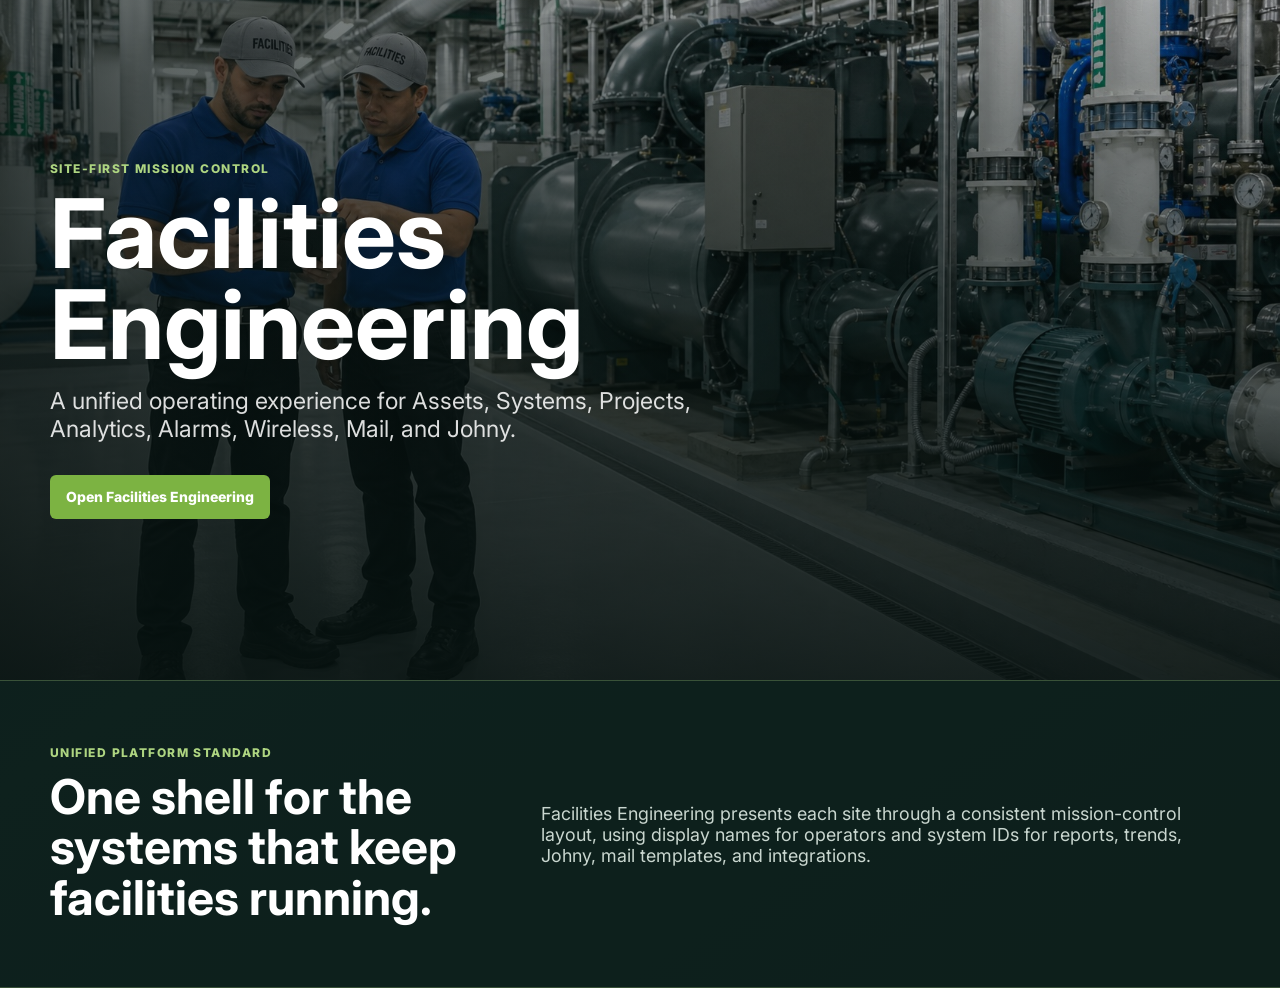
<file: index.html>
<!doctype html>
<html lang="en">
  <head>
    <meta charset="utf-8">
    <meta name="viewport" content="width=device-width, initial-scale=1">
    <link rel="icon" href="assets/favicon.ico?v=frog-tab-1" sizes="any">
    <link rel="icon" type="image/png" sizes="32x32" href="assets/favicon-32x32.png?v=frog-tab-1">
    <link rel="icon" type="image/png" sizes="16x16" href="assets/favicon-16x16.png?v=frog-tab-1">
    <link rel="apple-touch-icon" href="assets/apple-touch-icon.png?v=frog-tab-1">
    <meta http-equiv="refresh" content="0; url=/home/">
    <link rel="canonical" href="/home/">
    <title>Facilities Engineering</title>
  </head>
  <body>
    <p><a href="/home/">Open Facilities Engineering Home</a></p>
    <script src="scripts/local-preview.js?v=preview-2"></script>
  </body>
</html>
</file>
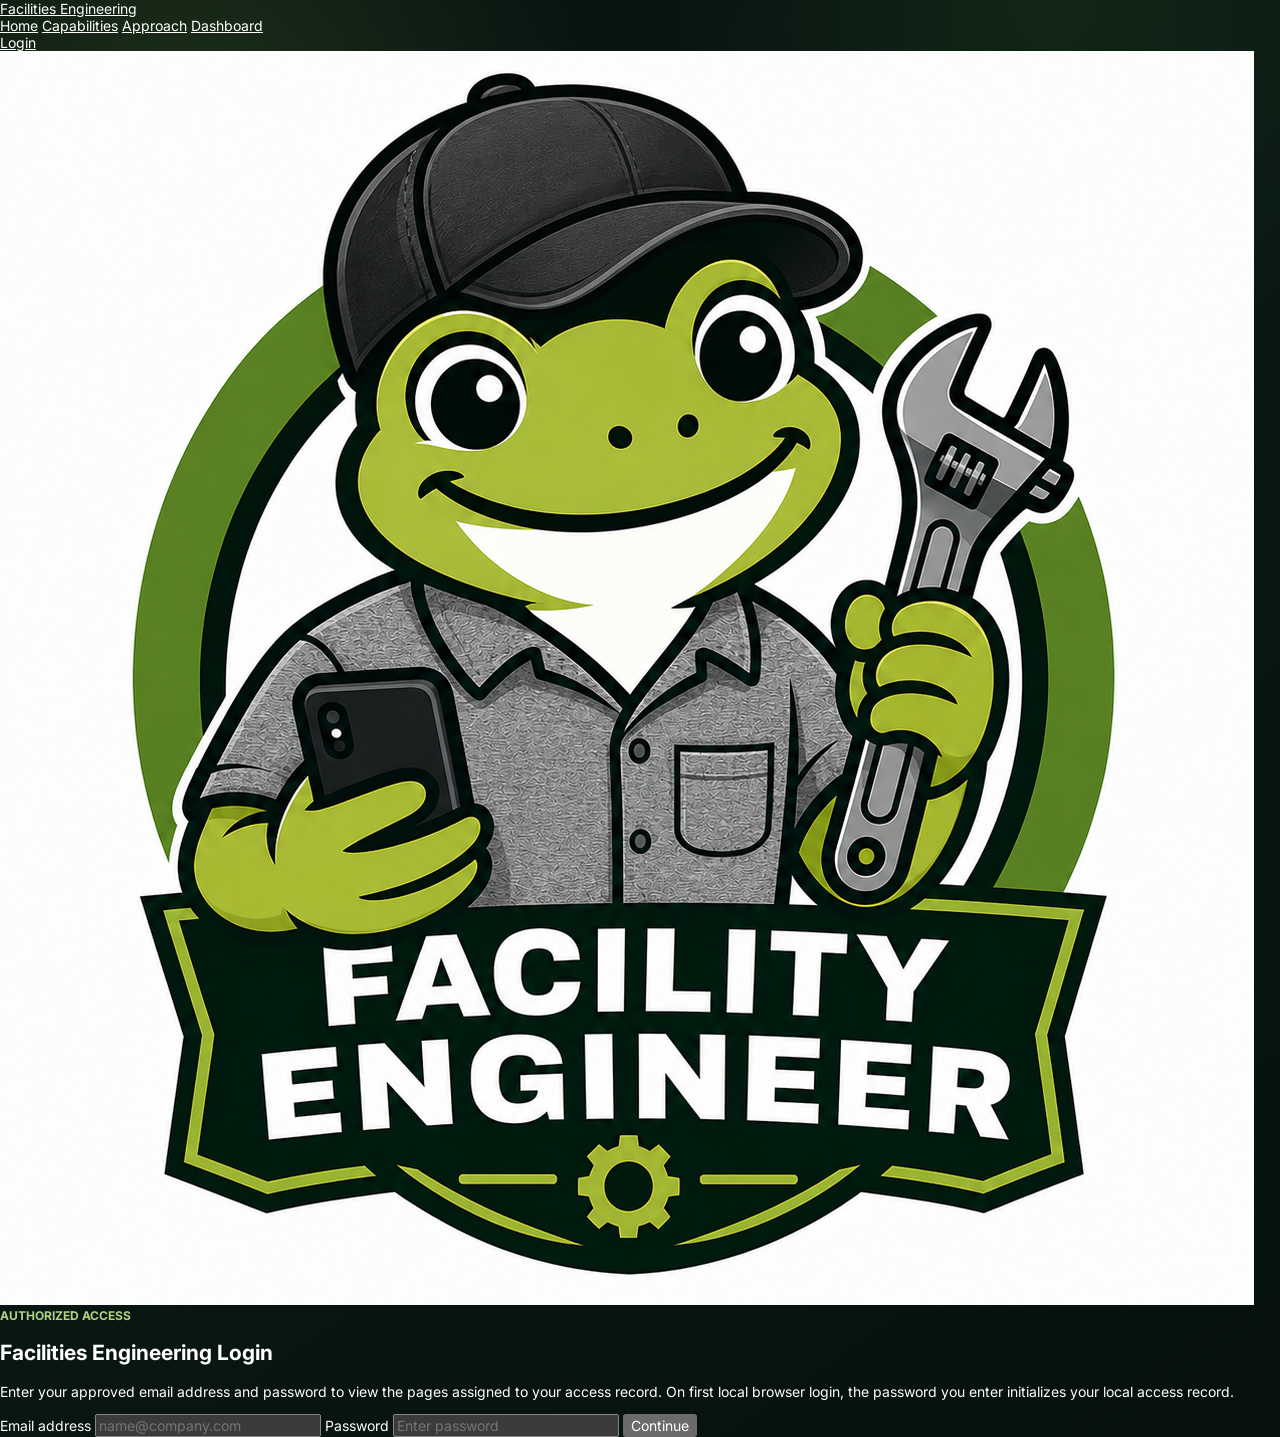
<file: dashboard/index.html>
<!doctype html>
<html lang="en" class="require-auth">
  <head>
    <meta charset="UTF-8" />
    <meta name="viewport" content="width=device-width, initial-scale=1.0" />
    <link rel="icon" href="assets/favicon.ico?v=frog-tab-1" sizes="any">
    <link rel="icon" type="image/png" sizes="32x32" href="assets/favicon-32x32.png?v=frog-tab-1">
    <link rel="icon" type="image/png" sizes="16x16" href="assets/favicon-16x16.png?v=frog-tab-1">
    <link rel="apple-touch-icon" href="assets/apple-touch-icon.png?v=frog-tab-1">
    <title>Facilities ES | Dashboard</title>
    <link rel="stylesheet" href="styles.css?v=facilities-es-dashboard-2" />
    <style>
      .require-auth body {
        display: none;
      }
    </style>
    <script src="../scripts/access-directory.js?v=firebase-access-1"></script>
    <script>
      if (AccessDirectory.requirePageAccess("dashboard", "../login/?redirect=../dashboard/")) {
        document.documentElement.classList.remove("require-auth");
      }
    </script>
  </head>
  <body>
    <header class="page-header" aria-label="Dashboard header">
      <h1>Dashboard</h1>
      <div class="header-actions">
        <a class="header-icon-button settings-icon" href="../settings/" aria-label="Settings">
          <img src="assets/fes-graphics/icons/administration-icon.svg" alt="" />
        </a>
        <button class="header-icon-button logout-icon" id="logoutButton" type="button" aria-label="Log out"></button>
      </div>
    </header>

    <main class="site-directory" id="dashboard" aria-label="Facilities ES site modules">
      <div id="siteDirectory"></div>
    </main>

    <script src="app.js?v=facilities-es-dashboard-3"></script>
  </body>
</html>
</file>
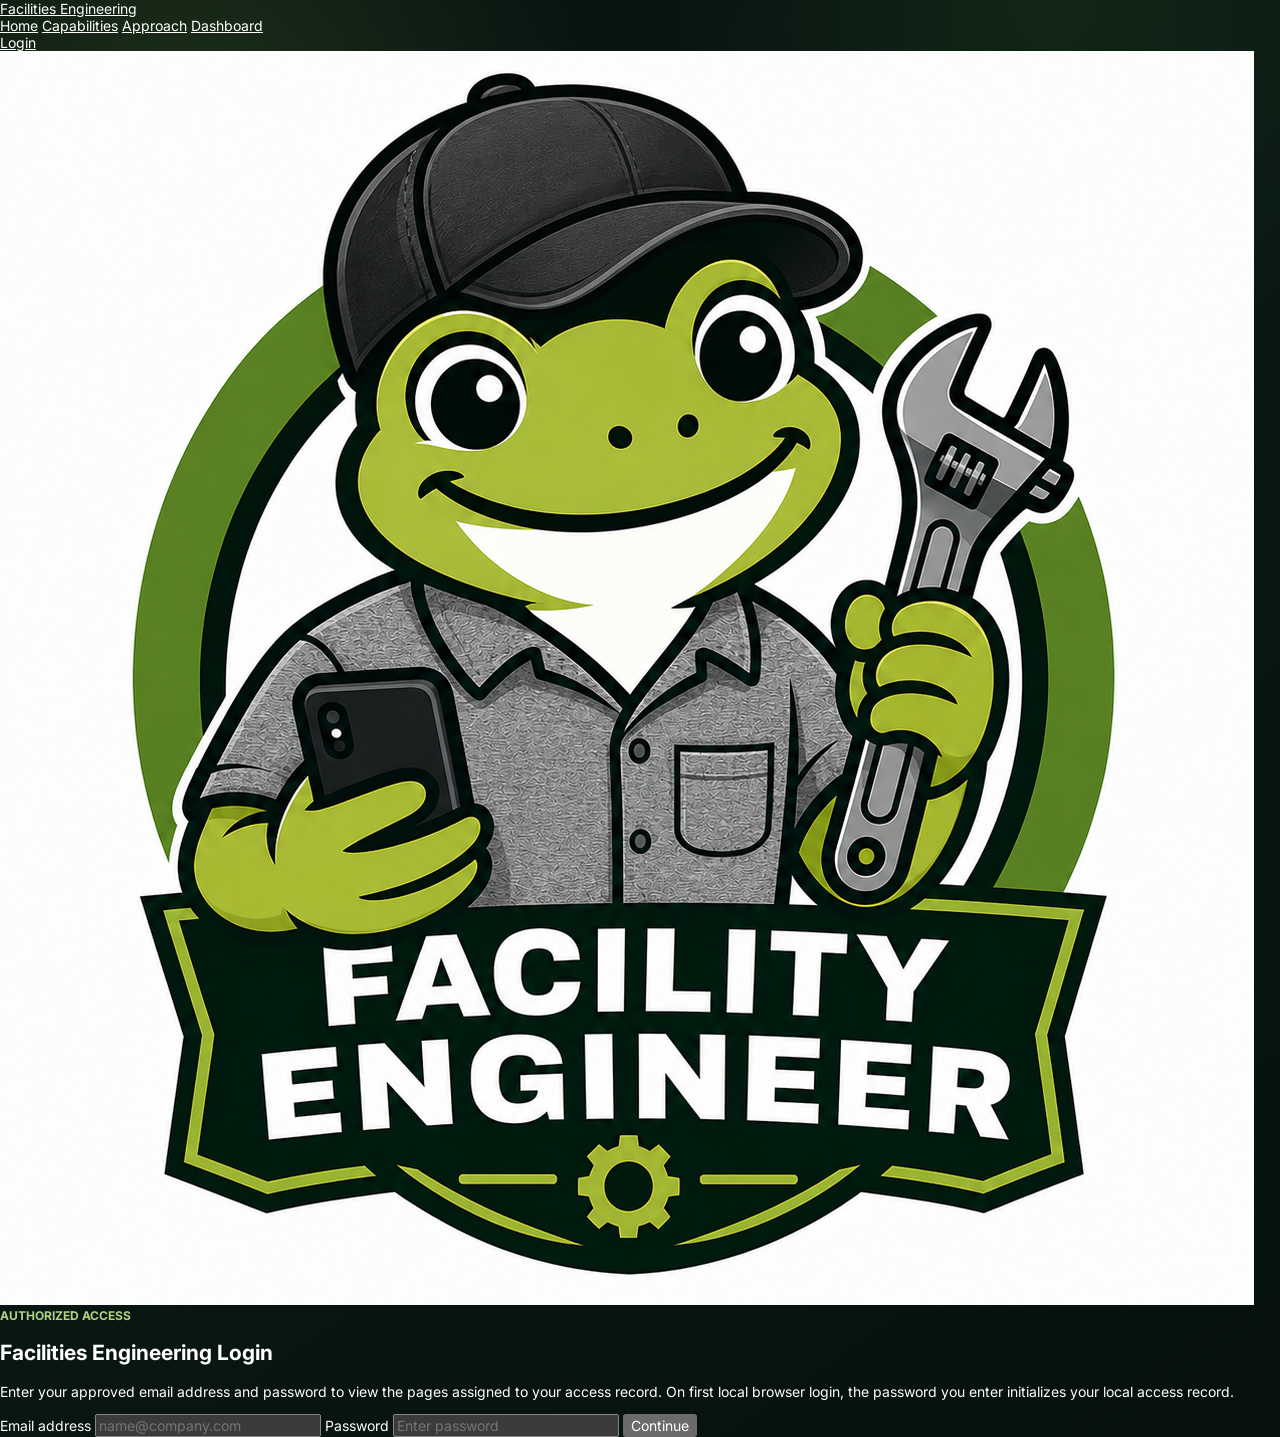
<file: fms/index.html>
<!doctype html>
<html lang="en">
  <head>
    <meta charset="utf-8">
    <meta name="viewport" content="width=device-width, initial-scale=1">
    <link rel="icon" href="../assets/favicon.ico?v=frog-tab-1" sizes="any">
    <link rel="icon" type="image/png" sizes="32x32" href="../assets/favicon-32x32.png?v=frog-tab-1">
    <link rel="icon" type="image/png" sizes="16x16" href="../assets/favicon-16x16.png?v=frog-tab-1">
    <link rel="apple-touch-icon" href="../assets/apple-touch-icon.png?v=frog-tab-1">
    <meta http-equiv="refresh" content="0; url=../dashboard/">
    <link rel="canonical" href="../dashboard/">
    <title>Dashboard | Facilities Engineering</title>
  </head>
  <body>
    <p><a href="../dashboard/">Open Facilities Engineering Dashboard</a></p>
    <script src="../scripts/local-preview.js?v=preview-1"></script>
  </body>
</html>
</file>
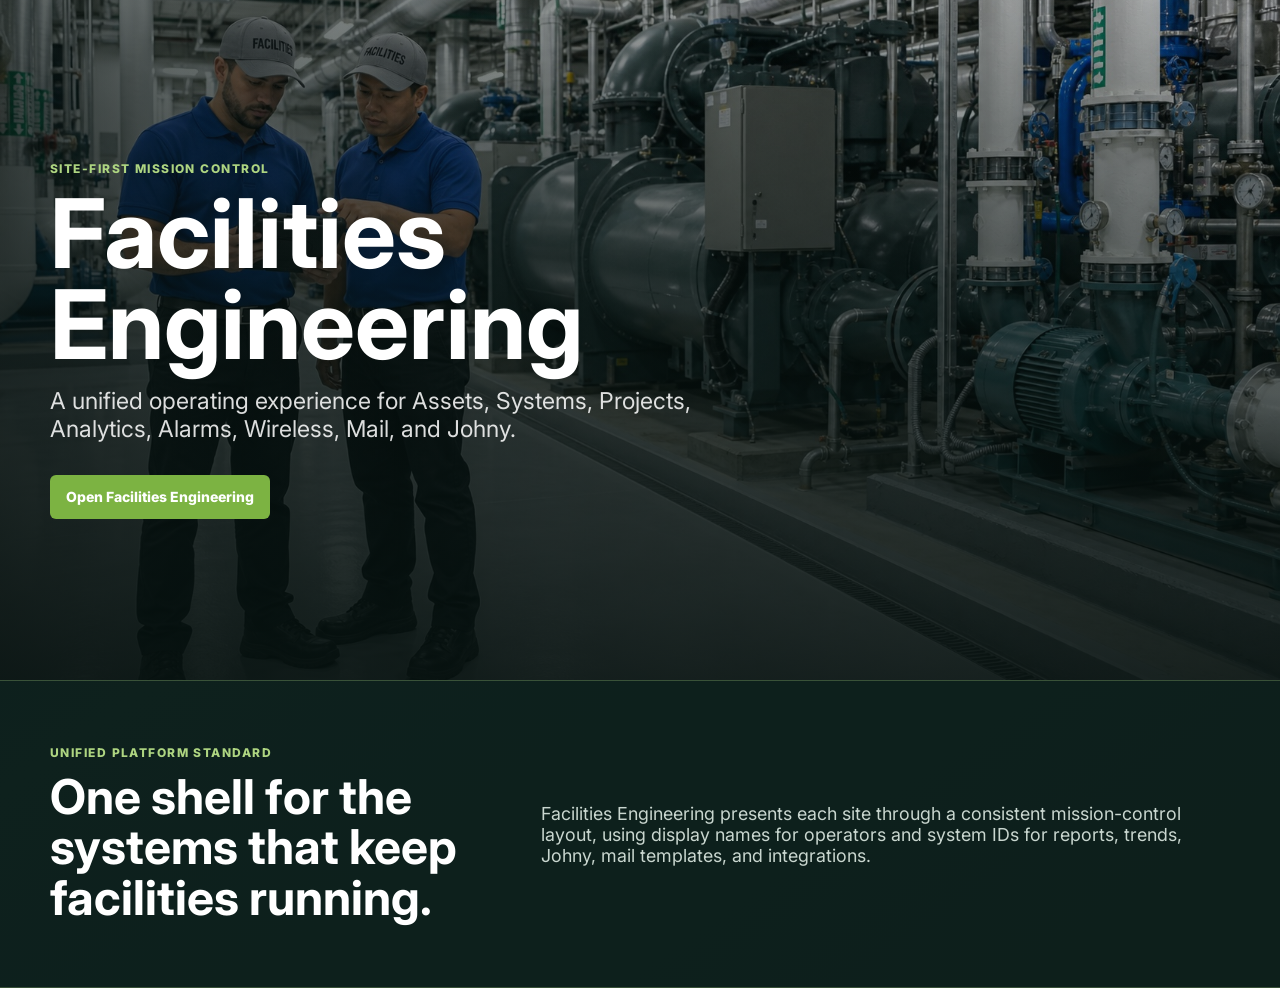
<file: home/index.html>
<!doctype html>
<html lang="en">
  <head>
    <meta charset="utf-8">
    <meta name="viewport" content="width=device-width, initial-scale=1">
    <link rel="icon" href="../assets/favicon.ico?v=frog-tab-1" sizes="any">
    <link rel="icon" type="image/png" sizes="32x32" href="../assets/favicon-32x32.png?v=frog-tab-1">
    <link rel="icon" type="image/png" sizes="16x16" href="../assets/favicon-16x16.png?v=frog-tab-1">
    <link rel="apple-touch-icon" href="../assets/apple-touch-icon.png?v=frog-tab-1">
    <meta
      name="description"
      content="Facilities Engineering unifies assets, systems, projects, analytics, alarms, wireless, mail, and Johny into one site-first facility operations experience."
    >
    <title>Facilities Engineering | Facility Mission Control</title>
    <link rel="stylesheet" href="../styles.css?v=facilities-os-3">
  </head>
  <body class="home-page">
    <main>
      <section class="home-hero">
        <div class="hero-overlay">
          <div class="hero-content">
            <p class="eyebrow">Site-first mission control</p>
            <h1>Facilities Engineering</h1>
            <p class="lead">
              A unified operating experience for Assets, Systems, Projects,
              Analytics, Alarms, Wireless, Mail, and Johny.
            </p>
            <div class="hero-actions" aria-label="Primary actions">
              <a class="primary-action" href="../login/index.html">Open Facilities Engineering</a>
            </div>
          </div>
        </div>
      </section>

      <section class="section-band">
        <div class="content-grid two-column">
          <div>
            <p class="eyebrow">Unified platform standard</p>
            <h2>One shell for the systems that keep facilities running.</h2>
          </div>
          <p class="section-intro">
            Facilities Engineering presents each site through a consistent mission-control
            layout, using display names for operators and system IDs for reports,
            trends, Johny, mail templates, and integrations.
          </p>
        </div>
      </section>
    </main>
    <script src="../scripts/local-preview.js?v=preview-2"></script>
  </body>
</html>
</file>
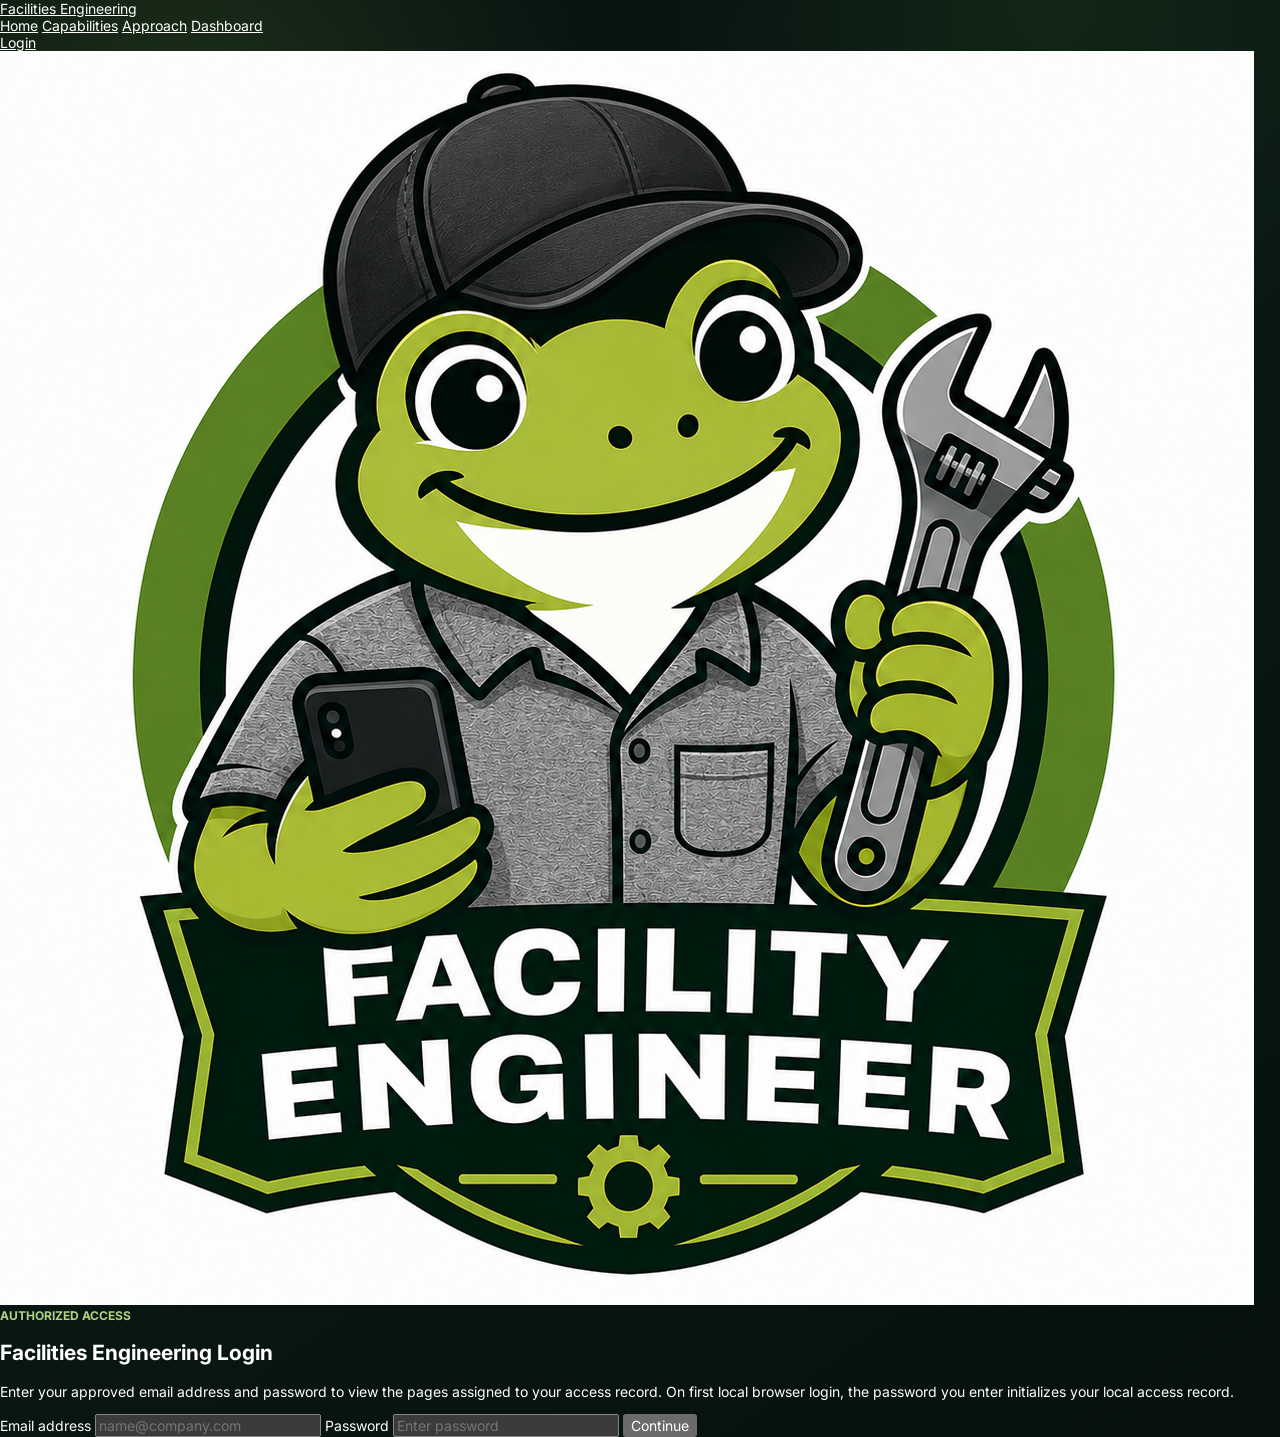
<file: hvac-login/index.html>
<!doctype html>
<html lang="en">
  <head>
    <meta charset="utf-8">
    <meta http-equiv="refresh" content="0; url=../lion-HopVAC/">
    <meta name="viewport" content="width=device-width, initial-scale=1">
    <link rel="icon" href="../assets/favicon.ico?v=frog-tab-1" sizes="any">
    <link rel="icon" type="image/png" sizes="32x32" href="../assets/favicon-32x32.png?v=frog-tab-1">
    <link rel="icon" type="image/png" sizes="16x16" href="../assets/favicon-16x16.png?v=frog-tab-1">
    <link rel="apple-touch-icon" href="../assets/apple-touch-icon.png?v=frog-tab-1">
    <title>Redirecting to Lion-BMS</title>
    <script>
      window.location.replace("../lion-HopVAC/");
    </script>
  </head>
  <body>
    <p>Redirecting to <a href="../lion-HopVAC/">Lion-BMS</a>.</p>
    <script src="../scripts/local-preview.js?v=preview-1"></script>
  </body>
</html>
</file>
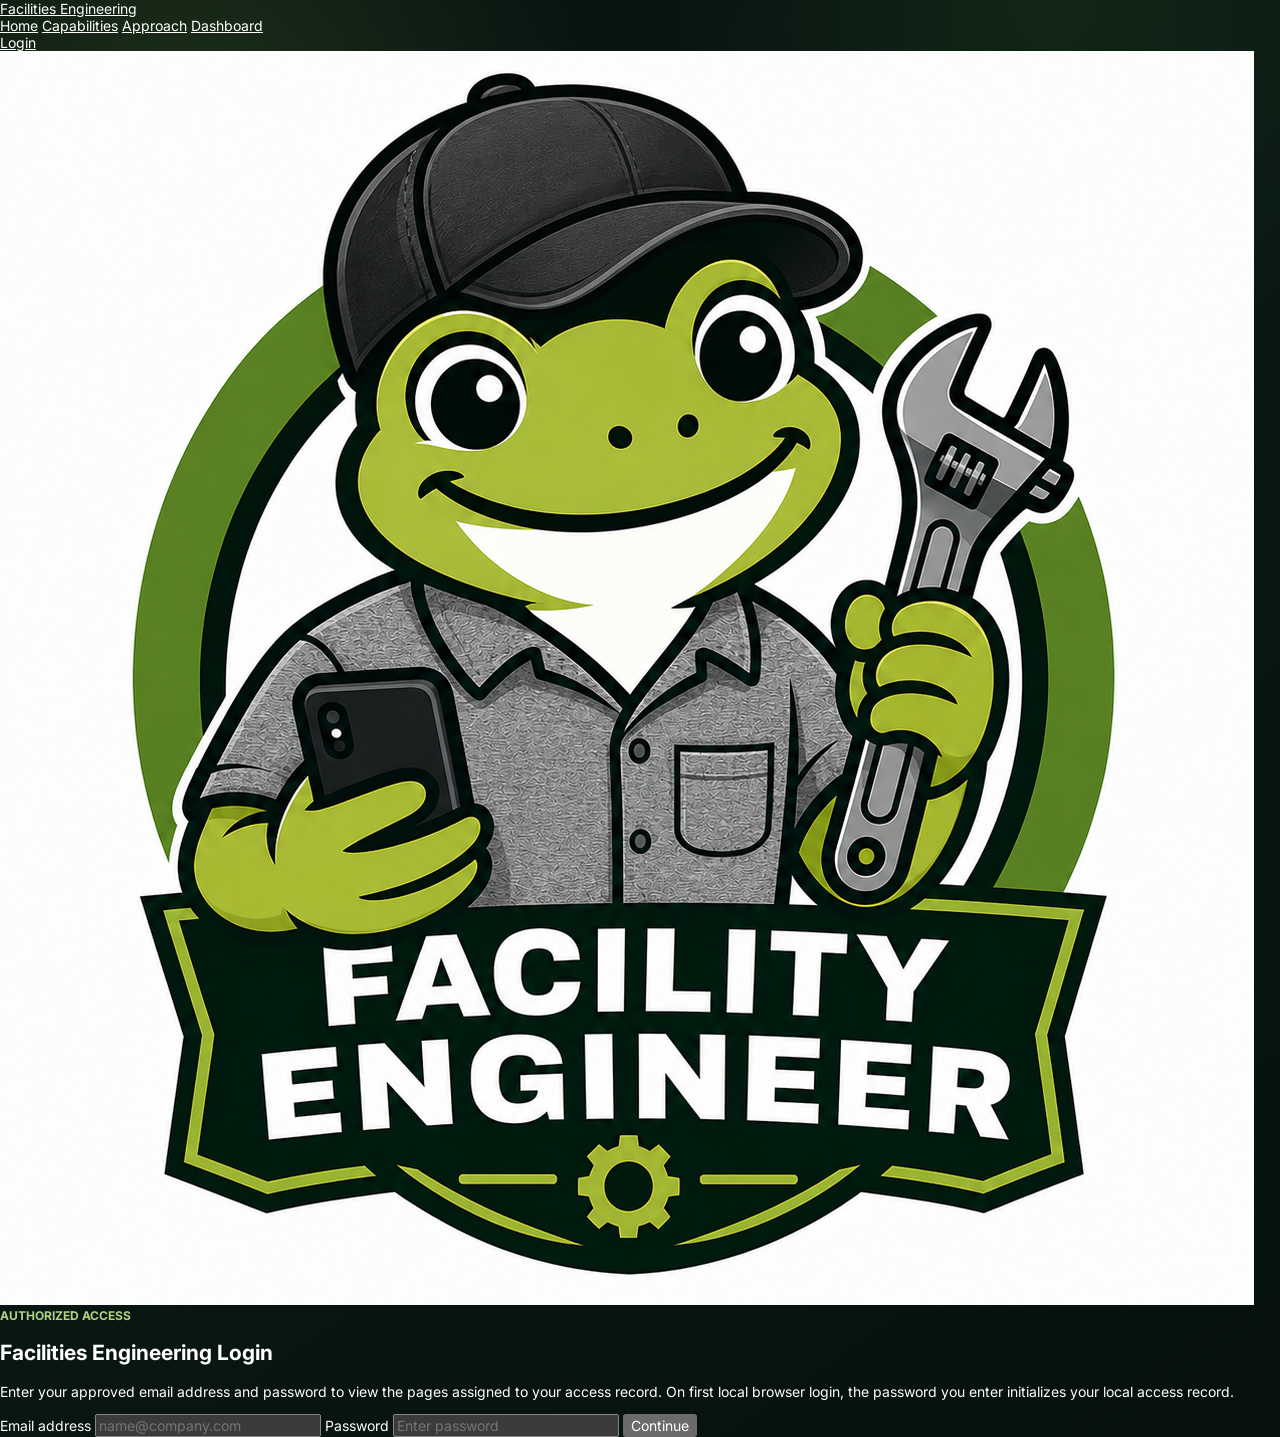
<file: lion-HopVAC/index.html>
<!doctype html>
<html lang="en" class="require-auth">
  <head>
    <meta charset="utf-8">
    <meta name="viewport" content="width=device-width, initial-scale=1">
    <link rel="icon" href="../assets/favicon.ico?v=frog-tab-1" sizes="any">
    <link rel="icon" type="image/png" sizes="32x32" href="../assets/favicon-32x32.png?v=frog-tab-1">
    <link rel="icon" type="image/png" sizes="16x16" href="../assets/favicon-16x16.png?v=frog-tab-1">
    <link rel="apple-touch-icon" href="../assets/apple-touch-icon.png?v=frog-tab-1">
    <meta
      name="description"
      content="Facilities Engineering Lion Systems workspace for the ABM Lion BMS."
    >
    <title>Lion Systems | Facilities Engineering</title>
    <style>
      :root {
        --fe-primary-lime: #7cb342;
        --fe-dark-lime: #558b2f;
        --fe-light-lime: #aed581;
        --fe-background-dark: #06110f;
        --fe-surface-glass: rgba(16, 36, 32, 0.72);
        --fe-surface-glass-strong: rgba(6, 17, 15, 0.9);
        --fe-surface-glass-light: rgba(255, 255, 255, 0.08);
        --fe-border-glass: rgba(174, 213, 129, 0.28);
        --fe-text-primary: #ffffff;
        --fe-text-secondary: #c9d6cf;
        --fe-text-muted: #8fa39a;
        color-scheme: dark;
        font-family:
          Inter, ui-sans-serif, system-ui, -apple-system, BlinkMacSystemFont,
          "Segoe UI", sans-serif;
      }

      * {
        box-sizing: border-box;
      }

      [hidden] {
        display: none !important;
      }

      html,
      body {
        height: 100%;
      }

      body {
        margin: 0;
        background:
          radial-gradient(circle at 12% 18%, rgb(124 179 66 / 18%), transparent 30%),
          linear-gradient(135deg, var(--fe-background-dark), #0b1c18 54%, #07110f);
        color: var(--fe-text-primary);
        overflow: hidden;
      }

      .require-auth body {
        display: none;
      }

      .controller-workbar {
        position: fixed;
        top: 0;
        right: 0;
        left: 0;
        z-index: 20;
        display: flex;
        align-items: center;
        justify-content: space-between;
        gap: 1rem;
        min-height: 60px;
        padding: 0.72rem 1rem;
        border-bottom: 1px solid var(--fe-border-glass);
        background: var(--fe-surface-glass-strong);
        box-shadow: 0 14px 32px rgb(0 0 0 / 18%);
        transform: translateY(calc(-100% + 12px));
        transition: transform 180ms ease;
        backdrop-filter: blur(18px) saturate(140%);
        -webkit-backdrop-filter: blur(18px) saturate(140%);
      }

      .controller-workbar:hover,
      .controller-workbar:focus-within {
        transform: translateY(0);
      }

      .controller-workbar::after {
        position: absolute;
        right: 0;
        bottom: -12px;
        left: 0;
        height: 12px;
        content: "";
        background: rgb(6 17 15 / 80%);
      }

      .workbar-title {
        display: grid;
        gap: 0.1rem;
        min-width: 160px;
      }

      .workbar-title strong {
        font-size: 0.98rem;
      }

      .workbar-title span {
        color: var(--fe-text-secondary);
        font-size: 0.78rem;
      }

      .workbar-links {
        display: flex;
        align-items: center;
        justify-content: flex-end;
        gap: 0.45rem;
        overflow-x: auto;
      }

      .workbar-links a {
        flex: 0 0 auto;
        border: 1px solid var(--fe-border-glass);
        border-radius: 6px;
        color: var(--fe-text-primary);
        font-size: 0.84rem;
        font-weight: 800;
        padding: 0.52rem 0.72rem;
        text-decoration: none;
      }

      .workbar-links a:hover,
      .workbar-links a:focus {
        background: rgb(124 179 66 / 18%);
        outline: none;
      }

      .floorplan-nav {
        position: fixed;
        top: 50%;
        left: 1rem;
        z-index: 18;
        display: grid;
        gap: 0.62rem;
        width: min(220px, calc(100vw - 2rem));
        padding: 0.72rem;
        border: 1px solid var(--fe-border-glass);
        border-radius: 8px;
        background: var(--fe-surface-glass);
        box-shadow: 0 24px 80px rgb(0 0 0 / 34%);
        transform: translateY(-50%);
        backdrop-filter: blur(18px) saturate(140%);
        -webkit-backdrop-filter: blur(18px) saturate(140%);
      }

      .floorplan-nav strong {
        color: var(--fe-light-lime);
        font-size: 0.76rem;
        font-weight: 900;
        letter-spacing: 0.04em;
        text-transform: uppercase;
      }

      .floorplan-list {
        display: grid;
        gap: 0.45rem;
      }

      .floorplan-button {
        display: grid;
        grid-template-columns: 34px 1fr;
        align-items: center;
        gap: 0.64rem;
        width: 100%;
        min-height: 48px;
        padding: 0.42rem 0.54rem;
        border: 1px solid rgb(174 213 129 / 18%);
        border-radius: 8px;
        background: var(--fe-surface-glass-light);
        color: var(--fe-text-secondary);
        cursor: pointer;
        font: inherit;
        font-size: 0.86rem;
        font-weight: 850;
        text-align: left;
      }

      .floorplan-button img {
        width: 34px;
        height: 34px;
      }

      .floorplan-button span {
        display: grid;
        gap: 0.08rem;
      }

      .floorplan-button small {
        color: var(--fe-text-muted);
        font-size: 0.7rem;
        font-weight: 800;
      }

      .floorplan-button:hover,
      .floorplan-button:focus {
        border-color: var(--fe-light-lime);
        background: rgb(124 179 66 / 16%);
        color: var(--fe-text-primary);
        outline: none;
      }

      .floorplan-button.active {
        border-color: var(--fe-primary-lime);
        background: linear-gradient(135deg, rgb(124 179 66 / 24%), rgb(85 139 47 / 14%));
        color: var(--fe-text-primary);
        box-shadow: 0 0 24px rgb(124 179 66 / 20%);
      }

      .controller-stage,
      .controller-frame {
        width: 100%;
        height: 100%;
      }

      .controller-frame {
        display: block;
        border: 0;
        background: #ffffff;
      }

      .controller-placeholder {
        display: grid;
        place-items: center;
        min-height: 100%;
        padding: 2rem;
        background:
          linear-gradient(135deg, rgb(32 48 42 / 92%), rgb(16 24 20 / 96%)),
          radial-gradient(circle at 25% 20%, rgb(29 143 98 / 30%), transparent 34%);
      }

      .placeholder-card {
        width: min(640px, 100%);
        border: 1px solid var(--fe-border-glass);
        border-radius: 8px;
        background: var(--fe-surface-glass-light);
        box-shadow: 0 20px 60px rgb(0 0 0 / 24%);
        padding: 1.5rem;
        backdrop-filter: blur(18px) saturate(140%);
        -webkit-backdrop-filter: blur(18px) saturate(140%);
      }

      .placeholder-card p {
        color: var(--fe-text-secondary);
        line-height: 1.55;
      }

      .proxy-status {
        margin-top: 1rem;
      }

      .proxy-actions {
        display: flex;
        flex-wrap: wrap;
        gap: 0.7rem;
        margin-top: 1rem;
      }

      .proxy-actions a {
        border: 1px solid var(--fe-border-glass);
        border-radius: 6px;
        color: var(--fe-text-primary);
        font-size: 0.86rem;
        font-weight: 800;
        padding: 0.58rem 0.78rem;
        text-decoration: none;
      }

      .proxy-actions a:hover,
      .proxy-actions a:focus {
        background: rgb(124 179 66 / 16%);
        outline: none;
      }

      .placeholder-card code {
        border-radius: 5px;
        background: rgb(0 0 0 / 24%);
        color: #ffffff;
        padding: 0.12rem 0.3rem;
      }

      @media (max-width: 760px) {
        .controller-workbar {
          align-items: stretch;
          flex-direction: column;
        }

        .workbar-links {
          justify-content: flex-start;
        }

        .floorplan-nav {
          top: auto;
          right: 1rem;
          bottom: 1rem;
          left: 1rem;
          width: auto;
          transform: none;
        }

        .floorplan-list {
          display: flex;
          overflow-x: auto;
          padding-bottom: 0.1rem;
        }

        .floorplan-button {
          grid-template-columns: 30px 1fr;
          min-width: 138px;
        }

        .floorplan-button img {
          width: 30px;
          height: 30px;
        }

        body:has(.local-preview-banner) .floorplan-nav {
          bottom: 8.7rem;
        }
      }

      @media (max-width: 640px) {
        body:has(.local-preview-banner) .floorplan-nav {
          bottom: 10.4rem;
        }
      }
    </style>
    <script src="../scripts/access-directory.js?v=firebase-access-1"></script>
    <script>
      if (AccessDirectory.requirePageAccess("hvac-login", "../login/?redirect=../lion-HopVAC/")) {
        document.documentElement.classList.remove("require-auth");
      }
    </script>
  </head>
  <body>
    <header class="controller-workbar" aria-label="Lion Systems navigation">
      <div class="workbar-title">
        <strong>Lion Systems</strong>
        <span>ABM Lion BMS</span>
      </div>
      <nav class="workbar-links" id="workbar-links" aria-label="Widget navigation">
        <a href="../dashboard/">Dashboard</a>
      </nav>
    </header>

    <aside class="floorplan-nav" id="floorplan-nav" aria-label="Lion floorplan navigation"></aside>

    <main class="controller-stage">
      <iframe
        class="controller-frame"
        id="controller-frame"
        title="Lion Systems controller workspace"
        referrerpolicy="no-referrer"
        hidden
      ></iframe>

      <section class="controller-placeholder" id="controller-placeholder" aria-labelledby="placeholder-title">
        <div class="placeholder-card">
          <h1 id="placeholder-title">Lion Systems</h1>
          <p>
            The Lion Systems target must be reached through an approved
            Facilities Engineering hostname. Do not place the ABM Lion BMS
            server IP address or private hostname in this page.
          </p>
          <p>
            The floorplan navigator opens named Systems views for the selected
            site. The workbar hides during use; move the mouse to the top edge
            to bring back Dashboard and module navigation.
          </p>
          <p class="proxy-status" id="proxy-status">
            Loading the approved Lion Systems route.
          </p>
          <div class="proxy-actions" id="proxy-actions" hidden></div>
        </div>
      </section>
    </main>

    <script>
      const LION_BMS_PROXY_PATH = "/lion-hopvac-proxy/";
      const LION_BMS_PUBLIC_URL = "https://md2service.facilities-engineering.com/";
      const LION_BMS_STATIC_SHELL_ORIGINS = new Set([
        "https://www.facilities-engineering.com",
        "https://facilities-engineering.com"
      ]);
      const LION_BMS_ALLOWED_REMOTE_ROUTES = new Map([
        ["https://md2service.facilities-engineering.com", "/"],
        ["https://www.facilities-engineering.com", LION_BMS_PROXY_PATH],
        ["https://facilities-engineering.com", LION_BMS_PROXY_PATH]
      ]);
      const LION_SYSTEMS_FLOORPLANS = [
        {
          id: "floor-1",
          label: "1",
          displayName: "Floor 1",
          viewName: "Floor 1",
          icon: "../assets/facilities-es/modules/floor-icons/1.svg"
        },
        {
          id: "floor-2",
          label: "2",
          displayName: "Floor 2",
          viewName: "Floor 2",
          icon: "../assets/facilities-es/modules/floor-icons/2.svg"
        },
        {
          id: "mechanical",
          label: "M",
          displayName: "Mechanical",
          viewName: "Mechanical",
          icon: "../assets/facilities-es/modules/floor-icons/m.svg"
        }
      ];
      const frame = document.querySelector("#controller-frame");
      const placeholder = document.querySelector("#controller-placeholder");
      const placeholderTitle = document.querySelector("#placeholder-title");
      const proxyStatus = document.querySelector("#proxy-status");
      const proxyActions = document.querySelector("#proxy-actions");
      const workbarLinks = document.querySelector("#workbar-links");
      const floorplanNav = document.querySelector("#floorplan-nav");
      let proxyLoadTimer = null;
      let proxyLoadToken = 0;
      let activeFloorplanId = null;

      function widgetHref(widget) {
        if (widget.url.startsWith("#")) {
          return `../dashboard/${widget.url}`;
        }

        if (widget.url === "qr-reader.html") {
          return "../dashboard/qr-reader.html";
        }

        return widget.url;
      }

      function renderWidgetLinks() {
        const user = AccessDirectory.getCurrentUser();
        const widgets = AccessDirectory.getWidgetsForUser(user)
          .filter((widget) => !["hvac", "systems"].includes(widget.id));

        workbarLinks.insertAdjacentHTML("beforeend", widgets.map((widget) => {
          const href = widgetHref(widget);
          const opensNewTab = href.startsWith("http");
          return `
            <a href="${href}"${opensNewTab ? ' target="_blank" rel="noopener noreferrer"' : ""}>
              ${widget.label}
            </a>
          `;
        }).join(""));
      }

      function isLocalFilePreview() {
        return window.location.protocol === "file:";
      }

      function shouldUsePublicSystemsHost() {
        return isLocalFilePreview() ||
          LION_BMS_STATIC_SHELL_ORIGINS.has(window.location.origin);
      }

      function getLionBmsProxyUrl() {
        if (shouldUsePublicSystemsHost()) {
          return LION_BMS_PUBLIC_URL;
        }

        return LION_BMS_PROXY_PATH;
      }

      function proxyUrlForFloorplan(floorplan) {
        const proxyUrl = getLionBmsProxyUrl();
        const url = new URL(proxyUrl, window.location.origin);

        if (floorplan?.viewName) {
          url.searchParams.set("viewName", floorplan.viewName);
        }

        if (proxyUrl.startsWith("/") && url.origin === window.location.origin) {
          return `${url.pathname}${url.search}${url.hash}`;
        }

        return url.href;
      }

      function isApprovedProxyUrl(value) {
        if (typeof value !== "string" || !value) {
          return false;
        }

        if (value.startsWith("/") && !value.startsWith("//")) {
          return value.startsWith(LION_BMS_PROXY_PATH);
        }

        try {
          const url = new URL(value);
          const allowedPath = LION_BMS_ALLOWED_REMOTE_ROUTES.get(url.origin);
          return url.protocol === "https:" &&
            Boolean(allowedPath) &&
            url.pathname.startsWith(allowedPath);
        } catch {
          return false;
        }
      }

      function setProxyActions(systemsProxyUrl, floorplan) {
        proxyActions.hidden = false;
        proxyActions.innerHTML = `
          <a href="../dashboard/">Return to Dashboard</a>
          <a href="${systemsProxyUrl}" target="_blank" rel="noopener noreferrer">
            ${floorplan ? `Open ${floorplan.displayName}` : "Open Systems Route"}
          </a>
        `;
      }

      function showProxyStatus(title, message, systemsProxyUrl, floorplan) {
        placeholderTitle.textContent = title;
        proxyStatus.textContent = message;
        setProxyActions(systemsProxyUrl, floorplan);
        placeholder.hidden = false;
        frame.hidden = true;
      }

      function markProxyLoaded() {
        if (proxyLoadTimer) {
          window.clearTimeout(proxyLoadTimer);
          proxyLoadTimer = null;
        }
        placeholder.hidden = true;
        frame.hidden = false;
      }

      function normalizeFloorplanId(value) {
        return String(value || "")
          .trim()
          .toLowerCase()
          .replace(/^floor-?/, "")
          .replace(/[^a-z0-9]+/g, "-")
          .replace(/^-+|-+$/g, "");
      }

      function findFloorplan(value) {
        const normalized = normalizeFloorplanId(value);
        if (!normalized) {
          return null;
        }

        return LION_SYSTEMS_FLOORPLANS.find((floorplan) => {
          const candidates = [
            floorplan.id,
            floorplan.label,
            floorplan.displayName,
            floorplan.viewName
          ].map(normalizeFloorplanId);

          return candidates.includes(normalized);
        }) || null;
      }

      function getInitialFloorplan() {
        const params = new URLSearchParams(window.location.search);
        return findFloorplan(params.get("floor") || params.get("viewName"));
      }

      function updateFloorplanUrlState(floorplan) {
        const params = new URLSearchParams(window.location.search);
        if (floorplan) {
          params.set("floor", floorplan.label);
        } else {
          params.delete("floor");
        }

        const query = params.toString();
        const nextUrl = `${window.location.pathname}${query ? `?${query}` : ""}${window.location.hash}`;
        window.history.replaceState(null, "", nextUrl);
      }

      function setActiveFloorplan(floorplan) {
        activeFloorplanId = floorplan?.id || null;
        floorplanNav.querySelectorAll(".floorplan-button").forEach((button) => {
          const isActive = button.dataset.floorplanId === activeFloorplanId;
          button.classList.toggle("active", isActive);
          button.setAttribute("aria-current", isActive ? "page" : "false");
        });
      }

      async function isSameOriginProxyAvailable(systemsProxyUrl) {
        if (!systemsProxyUrl.startsWith("/") || systemsProxyUrl.startsWith("//")) {
          return true;
        }

        try {
          const response = await window.fetch(systemsProxyUrl, {
            cache: "no-store",
            credentials: "include"
          });

          return response.ok || response.status === 401 || response.status === 403;
        } catch {
          return false;
        }
      }

      function renderFloorplanNav() {
        floorplanNav.innerHTML = `
          <strong>Floorplans</strong>
          <div class="floorplan-list">
            ${LION_SYSTEMS_FLOORPLANS.map((floorplan) => `
              <button class="floorplan-button" type="button" data-floorplan-id="${floorplan.id}">
                <img src="${floorplan.icon}" alt="" aria-hidden="true">
                <span>
                  ${floorplan.displayName}
                  <small>View ${floorplan.label}</small>
                </span>
              </button>
            `).join("")}
          </div>
        `;

        floorplanNav.addEventListener("click", (event) => {
          const button = event.target.closest(".floorplan-button");
          if (!button) {
            return;
          }

          const floorplan = LION_SYSTEMS_FLOORPLANS.find((item) => item.id === button.dataset.floorplanId);
          if (!floorplan) {
            return;
          }

          setActiveFloorplan(floorplan);
          updateFloorplanUrlState(floorplan);
          loadController(floorplan);
        });
      }

      async function loadController(floorplan = null) {
        const lionBmsProxyUrl = proxyUrlForFloorplan(floorplan);
        const loadToken = proxyLoadToken + 1;
        proxyLoadToken = loadToken;

        if (!lionBmsProxyUrl) {
          return;
        }

        if (!isApprovedProxyUrl(lionBmsProxyUrl)) {
          showProxyStatus(
            "Proxy route not approved",
            "Lion Systems requires an approved Facilities Engineering proxy route. Direct server URLs, IP addresses, and private hostnames are not allowed in this page.",
            "../dashboard/",
            floorplan
          );
          return;
        }

        if (isLocalFilePreview()) {
          showProxyStatus(
            "Production proxy required",
            "This local file preview can show the Lion Systems shell, but the controller must load through the approved production hostname. Open the hosted Facilities Engineering page or the MD2Service Systems route.",
            lionBmsProxyUrl,
            floorplan
          );
          return;
        }

        proxyStatus.textContent = `Checking ${lionBmsProxyUrl}`;
        setProxyActions(lionBmsProxyUrl, floorplan);

        const isProxyAvailable = await isSameOriginProxyAvailable(lionBmsProxyUrl);
        if (loadToken !== proxyLoadToken) {
          return;
        }

        if (!isProxyAvailable) {
          showProxyStatus(
            "Systems proxy route required",
            "The Lion Systems shell loaded, but this host is not serving the approved Systems route. Configure md2service.facilities-engineering.com or the local proxy path to forward to the local Systems service, then reload this page.",
            lionBmsProxyUrl,
            floorplan
          );
          return;
        }

        proxyStatus.textContent = `Loading ${lionBmsProxyUrl}`;
        setProxyActions(lionBmsProxyUrl, floorplan);
        frame.onload = () => {
          if (loadToken === proxyLoadToken) {
            markProxyLoaded();
          }
        };
        frame.onerror = () => {
          if (loadToken !== proxyLoadToken) {
            return;
          }
          showProxyStatus(
            "Lion Systems unavailable",
            "The approved Lion Systems route could not be reached from this browser. If you are on a managed network, request an allowlist exemption for md2service.facilities-engineering.com.",
            lionBmsProxyUrl,
            floorplan
          );
        };
        frame.src = lionBmsProxyUrl;

        if (proxyLoadTimer) {
          window.clearTimeout(proxyLoadTimer);
        }
        proxyLoadTimer = window.setTimeout(() => {
          if (loadToken !== proxyLoadToken) {
            return;
          }
          showProxyStatus(
            "Lion Systems unavailable",
            "The approved Lion Systems route did not finish loading. This is usually caused by network filtering, an unavailable tunnel, or a missing proxy deployment.",
            lionBmsProxyUrl,
            floorplan
          );
        }, 8000);
      }

      const initialFloorplan = getInitialFloorplan();
      renderWidgetLinks();
      renderFloorplanNav();
      setActiveFloorplan(initialFloorplan);
      loadController(initialFloorplan);
    </script>
    <script src="../scripts/local-preview.js?v=preview-1"></script>
  </body>
</html>
</file>
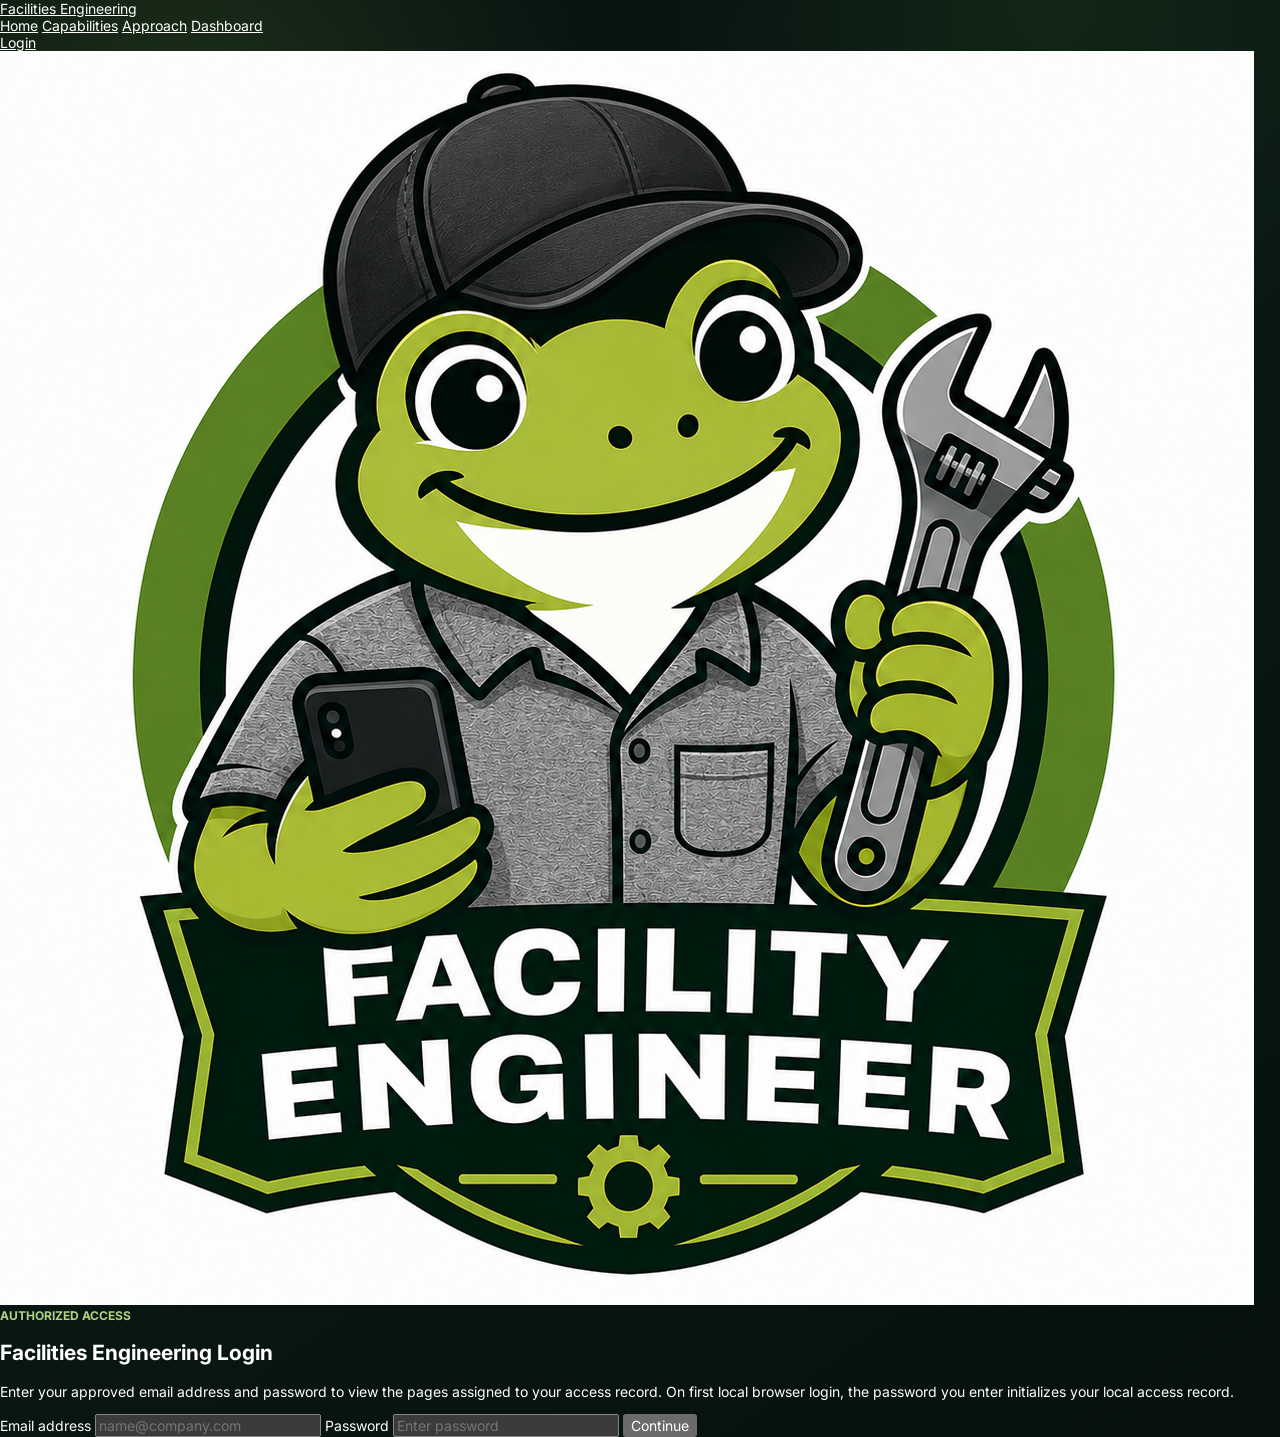
<file: login/index.html>
<!doctype html>
<html lang="en">
  <head>
    <meta charset="utf-8">
    <meta name="viewport" content="width=device-width, initial-scale=1">
    <link rel="icon" href="../assets/favicon.ico?v=frog-tab-1" sizes="any">
    <link rel="icon" type="image/png" sizes="32x32" href="../assets/favicon-32x32.png?v=frog-tab-1">
    <link rel="icon" type="image/png" sizes="16x16" href="../assets/favicon-16x16.png?v=frog-tab-1">
    <link rel="apple-touch-icon" href="../assets/apple-touch-icon.png?v=frog-tab-1">
    <meta
      name="description"
      content="Facilities Engineering login page for authorized staff access."
    >
    <title>Login | Facilities Engineering</title>
    <link rel="stylesheet" href="../styles.css?v=facilities-os-1">
  </head>
  <body class="login-page">
    <header class="site-header">
      <nav class="nav" aria-label="Main navigation">
        <a class="brand" href="../home/">Facilities Engineering</a>
        <div class="nav-links">
          <a href="../home/">Home</a>
          <a href="../home/#capabilities">Capabilities</a>
          <a href="../home/#approach">Approach</a>
          <a href="../dashboard/">Dashboard</a>
        </div>
        <a class="login-button active" href="./" aria-current="page">Login</a>
      </nav>
    </header>

    <main class="login-shell">
      <section class="login-card" aria-labelledby="login-title">
        <img
          class="login-graphic"
          src="../assets/frogo-fe2.png"
          alt="Facilities Engineering access graphic"
          width="1254"
          height="1254"
        >
        <p class="eyebrow">Authorized access</p>
        <h1 id="login-title">Facilities Engineering Login</h1>
        <p>
          Enter your approved email address and password to view the pages
          assigned to your access record. On first local browser login, the
          password you enter initializes your local access record.
        </p>

        <form class="access-form" id="login-form">
          <label for="email">Email address</label>
          <input
            id="email"
            name="email"
            type="email"
            autocomplete="email"
            placeholder="name@company.com"
            required
          >
          <label for="password">Password</label>
          <input
            id="password"
            name="password"
            type="password"
            autocomplete="current-password"
            placeholder="Enter password"
            required
          >
          <button class="primary-action" type="submit">Continue</button>
        </form>

        <div class="access-message" id="login-message" role="status" aria-live="polite"></div>

        <div class="access-result" id="access-result" hidden>
          <h2>Assigned Pages</h2>
          <p id="access-summary"></p>
          <div class="allowed-page-list" id="allowed-page-list"></div>
        </div>
      </section>
    </main>

    <script src="../scripts/access-directory.js?v=firebase-access-1"></script>
    <script>
      const form = document.querySelector("#login-form");
      const message = document.querySelector("#login-message");
      const result = document.querySelector("#access-result");
      const summary = document.querySelector("#access-summary");
      const pageList = document.querySelector("#allowed-page-list");

      function getSafeRedirect(user) {
        let redirect = new URLSearchParams(window.location.search).get("redirect");
        if (!redirect || redirect.includes("://") || redirect.startsWith("//")) {
          return "";
        }

        redirect = redirect.replace(/Lion-HopV[aA][cC]|lion-hopvac/g, "lion-HopVAC");

        return AccessDirectory.getAllowedPages(user).some((page) => redirect.startsWith(page.path))
          ? redirect
          : "";
      }

      function getLoginDestination(user) {
        return getSafeRedirect(user) || (AccessDirectory.userCanAccess(user, "dashboard") ? "../dashboard/" : "");
      }

      function renderAccess(user) {
        const allowedPages = AccessDirectory.getAllowedPages(user);
        result.hidden = false;
        summary.textContent = `${user.name} has access to ${allowedPages.length} page${allowedPages.length === 1 ? "" : "s"}.`;
        pageList.innerHTML = allowedPages.map((page) => `
          <a class="allowed-page" href="${page.path}">
            <strong>${page.label}</strong>
            <span>${page.description}</span>
          </a>
        `).join("");
      }

      const currentUser = AccessDirectory.getCurrentUser();
      if (currentUser) {
        const destination = getLoginDestination(currentUser);
        if (destination) {
          window.location.href = destination;
        }
        message.className = "access-message success";
        message.textContent = `Signed in locally as ${currentUser.name}.`;
        renderAccess(currentUser);
      }

      form.addEventListener("submit", (event) => {
        event.preventDefault();
        const data = new FormData(form);
        const user = AccessDirectory.findUserByCredentials(data.get("email"), data.get("password"));

        if (!user || !user.active) {
          result.hidden = true;
          pageList.innerHTML = "";
          message.className = "access-message error";
          message.textContent = "No active access record was found for that email address and password.";
          return;
        }

        AccessDirectory.saveSession(user);
        const destination = getLoginDestination(user);
        if (destination) {
          window.location.href = destination;
          return;
        }

        message.className = "access-message success";
        message.textContent = `Access record found for ${user.name}.`;
        renderAccess(user);
      });
    </script>
    <script src="../scripts/local-preview.js?v=preview-1"></script>
  </body>
</html>
</file>
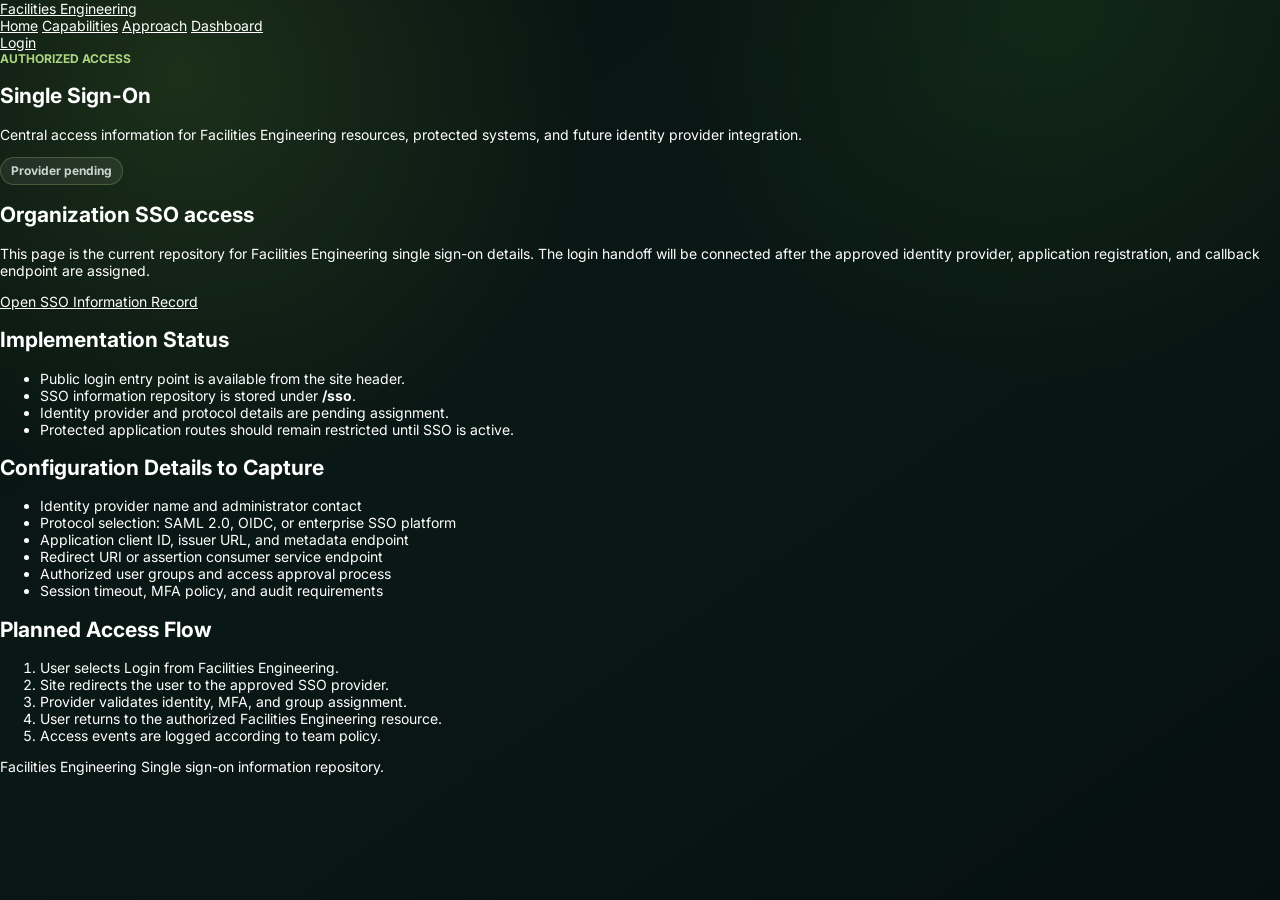
<file: sso/index.html>
<!doctype html>
<html lang="en">
  <head>
    <meta charset="utf-8">
    <meta name="viewport" content="width=device-width, initial-scale=1">
    <link rel="icon" href="../assets/favicon.ico?v=frog-tab-1" sizes="any">
    <link rel="icon" type="image/png" sizes="32x32" href="../assets/favicon-32x32.png?v=frog-tab-1">
    <link rel="icon" type="image/png" sizes="16x16" href="../assets/favicon-16x16.png?v=frog-tab-1">
    <link rel="apple-touch-icon" href="../assets/apple-touch-icon.png?v=frog-tab-1">
    <meta
      name="description"
      content="Single sign-on access information for Facilities Engineering resources."
    >
    <title>SSO Access | Facilities Engineering</title>
    <link rel="stylesheet" href="../styles.css?v=profiles-4">
  </head>
  <body>
    <header class="site-header">
      <nav class="nav" aria-label="Main navigation">
        <a class="brand" href="../home/">Facilities Engineering</a>
        <div class="nav-links">
          <a href="../home/">Home</a>
          <a href="../home/#capabilities">Capabilities</a>
          <a href="../home/#approach">Approach</a>
          <a href="../dashboard/">Dashboard</a>
        </div>
        <a class="login-button" href="../login/">Login</a>
      </nav>
    </header>

    <main class="page-shell">
      <section class="hero compact">
        <p class="eyebrow">Authorized access</p>
        <h1>Single Sign-On</h1>
        <p class="lead">
          Central access information for Facilities Engineering resources,
          protected systems, and future identity provider integration.
        </p>
      </section>

      <section class="sso-layout" aria-label="Single sign-on information">
        <article class="sso-panel">
          <span class="status-pill">Provider pending</span>
          <h2>Organization SSO access</h2>
          <p>
            This page is the current repository for Facilities Engineering
            single sign-on details. The login handoff will be connected after
            the approved identity provider, application registration, and
            callback endpoint are assigned.
          </p>
          <a class="primary-action" href="README.md">Open SSO Information Record</a>
        </article>

        <aside class="sso-detail" aria-labelledby="sso-status-title">
          <h2 id="sso-status-title">Implementation Status</h2>
          <ul>
            <li>Public login entry point is available from the site header.</li>
            <li>SSO information repository is stored under <strong>/sso</strong>.</li>
            <li>Identity provider and protocol details are pending assignment.</li>
            <li>Protected application routes should remain restricted until SSO is active.</li>
          </ul>
        </aside>

        <article class="sso-detail">
          <h2>Configuration Details to Capture</h2>
          <ul>
            <li>Identity provider name and administrator contact</li>
            <li>Protocol selection: SAML 2.0, OIDC, or enterprise SSO platform</li>
            <li>Application client ID, issuer URL, and metadata endpoint</li>
            <li>Redirect URI or assertion consumer service endpoint</li>
            <li>Authorized user groups and access approval process</li>
            <li>Session timeout, MFA policy, and audit requirements</li>
          </ul>
        </article>

        <article class="sso-detail">
          <h2>Planned Access Flow</h2>
          <ol>
            <li>User selects Login from Facilities Engineering.</li>
            <li>Site redirects the user to the approved SSO provider.</li>
            <li>Provider validates identity, MFA, and group assignment.</li>
            <li>User returns to the authorized Facilities Engineering resource.</li>
            <li>Access events are logged according to team policy.</li>
          </ol>
        </article>
      </section>
    </main>

    <footer class="site-footer">
      <div class="footer-inner">
        <span>Facilities Engineering</span>
        <span>Single sign-on information repository.</span>
      </div>
    </footer>
    <script src="../scripts/local-preview.js?v=preview-1"></script>
  </body>
</html>
</file>
<file: dashboard/styles.css>
@import url("https://fonts.googleapis.com/css2?family=Exo+2:wght@700;800&display=swap");

:root {
  --primary-lime: #7cb342;
  --light-lime: #aed581;
  --background-dark: #06110f;
  --surface-glass: rgba(16, 36, 32, 0.72);
  --border-glass: rgba(174, 213, 129, 0.28);
  --text-primary: #ffffff;
  --text-secondary: #c9d6cf;
  --text-muted: #8fa39a;
  color-scheme: dark;
  font-family:
    Inter, ui-sans-serif, system-ui, -apple-system, BlinkMacSystemFont, "Segoe UI",
    sans-serif;
}

* {
  box-sizing: border-box;
}

body {
  margin: 0;
  min-width: 320px;
  min-height: 100vh;
  background: var(--background-dark);
  color: var(--text-primary);
}

body::before {
  position: fixed;
  inset: 0;
  z-index: -1;
  background-image:
    linear-gradient(rgba(174, 213, 129, 0.035) 1px, transparent 1px),
    linear-gradient(90deg, rgba(174, 213, 129, 0.035) 1px, transparent 1px);
  background-size: 48px 48px;
  content: "";
}

button {
  font: inherit;
}

.page-header {
  display: flex;
  align-items: center;
  justify-content: space-between;
  width: min(1296px, 100%);
  margin: 0 auto;
  padding: 16px 10px 6px;
}

.page-header h1 {
  margin: 0;
  color: var(--text-primary);
  font-family: "Exo 2", Inter, Arial, sans-serif;
  font-size: 44px;
  font-weight: 800;
  line-height: 1;
  text-shadow: 0 2px 0 rgba(0, 0, 0, 0.38);
}

.header-actions {
  display: flex;
  align-items: center;
  gap: 10px;
}

.header-icon-button {
  position: relative;
  display: grid;
  place-items: center;
  width: 44px;
  height: 44px;
  border: 1px solid rgba(174, 213, 129, 0.2);
  border-radius: 12px;
  background: rgba(16, 36, 32, 0.64);
  box-shadow: inset 0 1px 0 rgba(255, 255, 255, 0.06);
  color: var(--light-lime);
  text-decoration: none;
  transition:
    border-color 160ms ease,
    background 160ms ease,
    box-shadow 160ms ease,
    transform 160ms ease;
}

.header-icon-button:hover,
.header-icon-button:focus-visible {
  border-color: rgba(174, 213, 129, 0.62);
  outline: none;
  background: rgba(255, 255, 255, 0.1);
  box-shadow:
    inset 0 1px 0 rgba(255, 255, 255, 0.18),
    0 12px 30px rgba(0, 0, 0, 0.24),
    0 0 22px rgba(124, 179, 66, 0.18);
  transform: translateY(-1px);
  backdrop-filter: blur(18px) saturate(145%);
  -webkit-backdrop-filter: blur(18px) saturate(145%);
}

.settings-icon img {
  display: block;
  width: 32px;
  height: 32px;
  object-fit: contain;
}

.logout-icon {
  color: #ff1717;
}

.logout-icon::before {
  width: 20px;
  height: 26px;
  border: 2.5px solid currentColor;
  border-right-width: 0;
  border-radius: 5px 0 0 5px;
  content: "";
}

.logout-icon::after {
  position: absolute;
  width: 13.5px;
  height: 11px;
  background: currentColor;
  clip-path: polygon(0 32%, 48% 32%, 48% 0, 100% 50%, 48% 100%, 48% 68%, 0 68%);
  content: "";
  transform: translateX(4px);
}

.site-directory {
  width: min(1296px, 100%);
  margin: 0 auto;
  padding: 10px 10px 24px;
}

#siteDirectory {
  display: grid;
  gap: 36px;
}

.site-section {
  display: grid;
  gap: 26px;
  border: 2px solid rgba(174, 213, 129, 0.34);
  border-radius: 14px;
  background: rgba(8, 36, 28, 0.74);
  padding: 32px 34px 34px;
}

.selected-site-card {
  min-height: 0;
}

.site-label {
  display: grid;
  grid-template-columns: 104px minmax(0, max-content);
  gap: 16px 28px;
  align-items: center;
}

.site-icon-frame {
  display: grid;
  place-items: center;
  grid-row: 1 / span 2;
  width: 96px;
  height: 96px;
  overflow: hidden;
}

.site-icon-art {
  display: block;
  width: 112px;
  height: 112px;
  clip-path: inset(8px);
}

.site-label h2 {
  margin: 0;
  color: var(--text-primary);
  font-family: "Exo 2", Inter, Arial, sans-serif;
  font-size: 50px;
  font-weight: 800;
  line-height: 0.96;
  text-shadow: 0 2px 0 rgba(0, 0, 0, 0.38);
}

.site-name-underline {
  display: block;
  width: 94px;
  height: 5px;
  border-radius: 999px;
  background: var(--primary-lime);
}

.module-grid {
  display: grid;
  grid-template-columns: repeat(2, minmax(0, 1fr));
  gap: 20px;
}

.module-button {
  position: relative;
  display: grid;
  place-items: center;
  min-height: 128px;
  overflow: hidden;
  border: 1px solid rgba(174, 213, 129, 0.14);
  border-radius: 14px;
  background: rgba(16, 36, 32, 0.6);
  box-shadow: inset 0 1px 0 rgba(255, 255, 255, 0.04);
  padding: 0;
  text-decoration: none;
  transition:
    border-color 160ms ease,
    background 160ms ease,
    box-shadow 160ms ease,
    transform 160ms ease;
}

.module-button::before {
  position: absolute;
  inset: 0;
  opacity: 0;
  background:
    linear-gradient(135deg, rgba(255, 255, 255, 0.18), rgba(174, 213, 129, 0.08) 38%, transparent 72%);
  content: "";
  transition: opacity 160ms ease;
}

.module-button:hover,
.module-button:focus-visible {
  border-color: rgba(174, 213, 129, 0.62);
  outline: none;
  background: rgba(255, 255, 255, 0.1);
  box-shadow:
    inset 0 1px 0 rgba(255, 255, 255, 0.18),
    0 18px 42px rgba(0, 0, 0, 0.28),
    0 0 28px rgba(124, 179, 66, 0.2);
  transform: translateY(-2px);
  backdrop-filter: blur(18px) saturate(145%);
  -webkit-backdrop-filter: blur(18px) saturate(145%);
}

.module-button:hover::before,
.module-button:focus-visible::before {
  opacity: 1;
}

.module-button img {
  position: relative;
  z-index: 1;
  display: block;
  width: min(466px, 76%);
  height: auto;
  transition: filter 160ms ease;
}

.module-button:hover img,
.module-button:focus-visible img {
  filter: brightness(1.08) saturate(1.08);
}

@media (max-width: 760px) {
  .page-header {
    padding: 14px 10px 4px;
  }

  .site-directory {
    padding: 10px;
  }

  #siteDirectory,
  .site-section {
    gap: 20px;
  }

  .site-section {
    padding: 24px;
  }

  .site-label {
    grid-template-columns: 82px minmax(0, 1fr);
    gap: 12px 18px;
  }

  .site-icon-frame {
    width: 76px;
    height: 76px;
  }

  .site-icon-art {
    width: 90px;
    height: 90px;
    clip-path: inset(7px);
  }

  .site-label h2 {
    font-size: 38px;
  }

  .module-grid {
    grid-template-columns: 1fr;
  }
}
</file>
<file: styles.css>
@import url("https://fonts.googleapis.com/css2?family=Exo+2:wght@700;800&family=Inter:wght@400;500;600;700;800&display=swap");

:root {
  --primary-lime: #7cb342;
  --dark-lime: #558b2f;
  --deep-green: #33691e;
  --light-lime: #aed581;
  --pale-lime: #dcedc8;
  --background-dark: #06110f;
  --surface-glass: rgba(16, 36, 32, 0.72);
  --surface-glass-light: rgba(255, 255, 255, 0.08);
  --border-glass: rgba(174, 213, 129, 0.28);
  --text-primary: #ffffff;
  --text-secondary: #c9d6cf;
  --text-muted: #8fa39a;
  --success: #7cb342;
  --warning: #ffa000;
  --alarm: #e53935;
  --critical: #d32f2f;
  --offline: #757575;
  --disabled: #9e9e9e;
  --manual-override: #1e88e5;
  color-scheme: dark;
  font-family: Inter, ui-sans-serif, system-ui, -apple-system, BlinkMacSystemFont, "Segoe UI", sans-serif;
}

* {
  box-sizing: border-box;
}

html {
  min-width: 320px;
  background: var(--background-dark);
}

body {
  min-width: 320px;
  min-height: 100vh;
  margin: 0;
  overflow-x: hidden;
  background:
    radial-gradient(circle at 14% 8%, rgba(124, 179, 66, 0.18), transparent 26rem),
    radial-gradient(circle at 82% 0%, rgba(51, 105, 30, 0.2), transparent 24rem),
    linear-gradient(145deg, #06110f 0%, #0a1815 42%, #06110f 100%);
  color: var(--text-primary);
  font-size: 14px;
}

body::before {
  position: fixed;
  inset: 0;
  z-index: -2;
  background-image:
    linear-gradient(rgba(174, 213, 129, 0.04) 1px, transparent 1px),
    linear-gradient(90deg, rgba(174, 213, 129, 0.04) 1px, transparent 1px);
  background-size: 48px 48px;
  content: "";
  mask-image: linear-gradient(to bottom, rgba(0, 0, 0, 0.95), transparent 82%);
}

body::after {
  position: fixed;
  inset: 0;
  z-index: -1;
  background:
    linear-gradient(120deg, rgba(255, 255, 255, 0.055), transparent 28%, rgba(174, 213, 129, 0.035) 58%, transparent),
    radial-gradient(circle at 50% 100%, rgba(124, 179, 66, 0.08), transparent 30rem);
  content: "";
  pointer-events: none;
}

button,
input,
select {
  font: inherit;
}

a {
  color: inherit;
}

[hidden] {
  display: none !important;
}

.dashboard-shell {
  display: grid;
  grid-template-columns: 280px minmax(0, 1fr);
  min-height: 100vh;
}

.sidebar {
  position: sticky;
  top: 0;
  display: flex;
  flex-direction: column;
  gap: 18px;
  height: 100vh;
  border-right: 1px solid var(--border-glass);
  background: rgba(6, 17, 15, 0.78);
  padding: 18px;
  backdrop-filter: blur(22px) saturate(150%);
  -webkit-backdrop-filter: blur(22px) saturate(150%);
}

.brand-lockup {
  position: relative;
  display: flex;
  align-items: center;
  gap: 14px;
  min-height: 68px;
  width: 100%;
  border: 1px solid rgba(174, 213, 129, 0.2);
  border-radius: 8px;
  background: var(--surface-glass);
  padding: 10px 12px;
  color: var(--text-primary);
  cursor: pointer;
  text-decoration: none;
  box-shadow: inset 0 1px 0 rgba(255, 255, 255, 0.08);
  transition:
    background 160ms ease,
    border-color 160ms ease,
    box-shadow 160ms ease;
}

.brand-lockup::before {
  position: absolute;
  top: 50%;
  left: 17px;
  width: 58px;
  height: 58px;
  border-radius: 999px;
  background: radial-gradient(circle, rgba(124, 179, 66, 0.22), rgba(124, 179, 66, 0.06) 56%, transparent 72%);
  content: "";
  pointer-events: none;
  transform: translateY(-50%);
}

.brand-lockup:hover,
.brand-lockup:focus-visible {
  border-color: rgba(174, 213, 129, 0.42);
  outline: none;
  background: rgba(20, 45, 39, 0.76);
  box-shadow:
    inset 0 1px 0 rgba(255, 255, 255, 0.1),
    0 0 22px rgba(124, 179, 66, 0.14);
}

.brand-mark {
  position: relative;
  z-index: 1;
  width: 54px;
  height: 54px;
  object-fit: contain;
  filter: saturate(1.08) contrast(1.05) brightness(1.03) drop-shadow(0 0 14px rgba(124, 179, 66, 0.28));
}

.brand-lockup strong,
.brand-lockup small {
  display: block;
}

.brand-lockup strong {
  position: relative;
  z-index: 1;
  font-family: "Exo 2", Inter, ui-sans-serif, system-ui, sans-serif;
  font-size: 27px;
  font-weight: 800;
  letter-spacing: 0;
  line-height: 1;
}

.brand-lockup small {
  margin-top: 2px;
  color: var(--text-muted);
  font-size: 12px;
}

.site-menu {
  display: grid;
  gap: 10px;
  overflow-y: auto;
  padding-right: 2px;
}

.site-menu-item {
  display: grid;
  gap: 7px;
}

.site-menu-trigger {
  position: relative;
  display: block;
  width: 100%;
  min-height: 60px;
  overflow: hidden;
  border: 1px solid transparent;
  border-radius: 8px;
  background: rgba(16, 36, 32, 0.74);
  padding: 0;
  cursor: pointer;
  transition:
    border-color 160ms ease,
    box-shadow 160ms ease,
    transform 160ms ease;
}

.site-menu-trigger img {
  display: block;
  width: 100%;
  height: 60px;
  object-fit: cover;
}

.site-menu-name {
  position: absolute;
  width: 1px;
  height: 1px;
  overflow: hidden;
  clip: rect(0 0 0 0);
  white-space: nowrap;
}

.site-menu-chevron {
  position: absolute;
  top: 50%;
  right: 13px;
  width: 10px;
  height: 10px;
  border-right: 2px solid var(--light-lime);
  border-bottom: 2px solid var(--light-lime);
  filter: drop-shadow(0 0 6px rgba(124, 179, 66, 0.55));
  transform: translateY(-60%) rotate(45deg);
  transition: transform 160ms ease;
}

.site-menu-trigger:hover,
.site-menu-trigger:focus-visible,
.site-menu-item[data-selected] .site-menu-trigger {
  border-color: transparent;
  outline: none;
  box-shadow: 0 0 24px rgba(124, 179, 66, 0.16);
  transform: translateX(2px);
}

.site-menu-item[data-selected] .site-menu-chevron {
  transform: translateY(-35%) rotate(225deg);
}

.site-module-list {
  display: grid;
  gap: 7px;
  margin-left: 17px;
  border-left: 1px solid rgba(174, 213, 129, 0.22);
  padding: 0 0 4px 11px;
}

.site-module-list[hidden] {
  display: none;
}

.eyebrow {
  margin: 0;
  color: var(--light-lime);
  font-size: 12px;
  font-weight: 700;
  text-transform: uppercase;
}

.module-link {
  display: grid;
  grid-template-columns: 34px minmax(0, 1fr);
  align-items: center;
  gap: 10px;
  min-height: 48px;
  border: 1px solid transparent;
  border-radius: 8px;
  padding: 7px 10px;
  color: var(--text-secondary);
  text-decoration: none;
  transition:
    background 160ms ease,
    border-color 160ms ease,
    color 160ms ease,
    transform 160ms ease;
}

.module-link img {
  width: 32px;
  height: 32px;
  object-fit: contain;
}

.module-link span {
  min-width: 0;
  overflow: hidden;
  font-size: 15px;
  font-weight: 600;
  text-overflow: ellipsis;
  white-space: nowrap;
}

.module-link:hover,
.module-link:focus-visible,
.module-link[data-module="dashboard"] {
  border-color: rgba(174, 213, 129, 0.34);
  outline: none;
  background: rgba(124, 179, 66, 0.14);
  color: var(--text-primary);
  transform: translateX(2px);
}

.module-link.disabled {
  color: rgba(201, 214, 207, 0.42);
  cursor: not-allowed;
  filter: grayscale(0.7);
}

.workspace {
  display: grid;
  gap: 18px;
  align-content: start;
  width: min(1440px, 100%);
  min-width: 0;
  margin: 0 auto;
  padding: 18px 18px 32px;
}

.topbar {
  position: sticky;
  top: 0;
  z-index: 5;
  display: grid;
  grid-template-columns: auto minmax(0, 1fr);
  align-items: center;
  gap: 14px;
  border: 1px solid var(--border-glass);
  border-radius: 8px;
  background: rgba(6, 17, 15, 0.72);
  padding: 10px;
  box-shadow:
    inset 0 1px 0 rgba(255, 255, 255, 0.08),
    0 16px 42px rgba(0, 0, 0, 0.24);
  backdrop-filter: blur(22px) saturate(150%);
  -webkit-backdrop-filter: blur(22px) saturate(150%);
}

.sidebar-toggle {
  grid-column: 1;
  display: none;
  width: 42px;
  height: 42px;
  border: 1px solid var(--border-glass);
  border-radius: 8px;
  background: var(--surface-glass);
  padding: 10px;
}

.sidebar-toggle span {
  display: block;
  height: 2px;
  border-radius: 999px;
  background: var(--light-lime);
}

.sidebar-toggle span + span {
  margin-top: 6px;
}

.search-field {
  position: relative;
  display: grid;
  grid-column: 2;
  align-items: center;
}

.search-field input {
  width: 100%;
  min-height: 44px;
  border: 1px solid rgba(174, 213, 129, 0.2);
  border-radius: 8px;
  outline: none;
  background: rgba(255, 255, 255, 0.07);
  color: var(--text-primary);
  padding: 0 14px 0 42px;
}

.search-field input::placeholder {
  color: var(--text-muted);
}

.search-field input:focus {
  border-color: var(--light-lime);
  box-shadow: 0 0 0 3px rgba(124, 179, 66, 0.16);
}

.search-icon {
  position: absolute;
  left: 15px;
  width: 14px;
  height: 14px;
  border: 2px solid var(--light-lime);
  border-radius: 999px;
}

.search-icon::after {
  position: absolute;
  right: -6px;
  bottom: -5px;
  width: 7px;
  height: 2px;
  border-radius: 999px;
  background: var(--light-lime);
  content: "";
  transform: rotate(45deg);
}

.topbar-actions {
  display: flex;
  grid-column: 2;
  align-items: center;
  justify-self: end;
  gap: 8px;
  flex-wrap: nowrap;
}

.quick-action,
.notification-button,
.user-menu,
.logout-button {
  display: inline-flex;
  align-items: center;
  justify-content: center;
  min-height: 42px;
  border: 1px solid rgba(174, 213, 129, 0.22);
  border-radius: 8px;
  background: rgba(16, 36, 32, 0.72);
  color: var(--text-primary);
  text-decoration: none;
  transition:
    background 160ms ease,
    border-color 160ms ease,
    box-shadow 160ms ease,
    transform 160ms ease;
}

.quick-action:hover,
.quick-action:focus-visible,
.notification-button:hover,
.notification-button:focus-visible,
.user-menu:hover,
.user-menu:focus-visible,
.logout-button:hover,
.logout-button:focus-visible {
  border-color: rgba(174, 213, 129, 0.6);
  outline: none;
  background: rgba(255, 255, 255, 0.1);
  box-shadow: 0 0 24px rgba(124, 179, 66, 0.16);
  transform: translateY(-1px);
}

.quick-action {
  gap: 7px;
  padding: 0 11px;
  font-size: 13px;
  font-weight: 700;
}

.quick-action img {
  width: 24px;
  height: 24px;
}

.quick-action.disabled {
  opacity: 0.5;
  pointer-events: none;
}

.notification-button,
.user-menu {
  position: relative;
  width: 42px;
  padding: 0;
}

.notification-button strong {
  position: absolute;
  top: -6px;
  right: -6px;
  display: grid;
  place-items: center;
  min-width: 20px;
  height: 20px;
  border: 1px solid rgba(255, 255, 255, 0.18);
  border-radius: 999px;
  background: var(--alarm);
  color: var(--text-primary);
  font-size: 11px;
}

.notification-bell {
  position: relative;
  width: 18px;
  height: 20px;
  border: 2px solid var(--light-lime);
  border-top-left-radius: 999px;
  border-top-right-radius: 999px;
  border-bottom: 0;
}

.notification-bell::before,
.notification-bell::after {
  position: absolute;
  content: "";
}

.notification-bell::before {
  right: -5px;
  bottom: -3px;
  left: -5px;
  height: 2px;
  border-radius: 999px;
  background: var(--light-lime);
}

.notification-bell::after {
  bottom: -8px;
  left: 50%;
  width: 6px;
  height: 6px;
  border-radius: 999px;
  background: var(--light-lime);
  transform: translateX(-50%);
}

.user-menu span {
  display: grid;
  place-items: center;
  width: 30px;
  height: 30px;
  border-radius: 999px;
  background: linear-gradient(135deg, var(--primary-lime), var(--deep-green));
  font-size: 12px;
  font-weight: 800;
}

.logout-button {
  padding: 0 14px;
  font-size: 13px;
  font-weight: 700;
}

.hero-panel,
.glass-panel,
.kpi-card {
  border: 1px solid var(--border-glass);
  border-radius: 8px;
  background:
    linear-gradient(145deg, rgba(255, 255, 255, 0.08), rgba(255, 255, 255, 0.02)),
    var(--surface-glass);
  box-shadow:
    inset 0 1px 0 rgba(255, 255, 255, 0.1),
    0 20px 48px rgba(0, 0, 0, 0.24);
  backdrop-filter: blur(22px) saturate(145%);
  -webkit-backdrop-filter: blur(22px) saturate(145%);
}

.hero-panel {
  position: relative;
  display: flex;
  align-items: flex-end;
  justify-content: space-between;
  gap: 18px;
  min-height: 178px;
  overflow: hidden;
  padding: 28px;
}

.hero-panel::before {
  position: absolute;
  inset: auto 24px -80px auto;
  width: 340px;
  height: 220px;
  border: 1px solid rgba(174, 213, 129, 0.22);
  border-radius: 999px 999px 0 0;
  background:
    radial-gradient(circle at 50% 32%, rgba(124, 179, 66, 0.28), transparent 34%),
    linear-gradient(90deg, transparent, rgba(174, 213, 129, 0.1), transparent);
  content: "";
  pointer-events: none;
}

.hero-panel h1 {
  margin: 8px 0 10px;
  font-size: 28px;
  font-weight: 700;
  line-height: 1.08;
}

.hero-copy {
  max-width: 780px;
  margin: 0;
  color: var(--text-secondary);
  font-size: 14px;
  line-height: 1.6;
}

.hero-status {
  position: relative;
  z-index: 1;
  display: inline-flex;
  align-items: center;
  gap: 9px;
  min-height: 40px;
  border: 1px solid rgba(174, 213, 129, 0.28);
  border-radius: 999px;
  background: rgba(6, 17, 15, 0.56);
  padding: 0 14px;
  color: var(--text-secondary);
  font-weight: 700;
  white-space: nowrap;
}

.kpi-grid {
  display: grid;
  grid-template-columns: repeat(4, minmax(0, 1fr));
  gap: 14px;
}

.kpi-card {
  position: relative;
  display: grid;
  gap: 8px;
  min-height: 136px;
  padding: 18px;
}

.kpi-card p,
.kpi-card small,
.mail-widget small,
.calendar-item p,
.equipment-row p,
.activity-item p,
.open-module-card small,
.module-card small {
  margin: 0;
  color: var(--text-muted);
}

.kpi-card p {
  padding-right: 28px;
  font-size: 13px;
  font-weight: 700;
}

.kpi-card strong {
  font-size: 32px;
  font-weight: 800;
  line-height: 1;
}

.kpi-card small {
  font-size: 12px;
  line-height: 1.4;
}

.state-dot {
  width: 10px;
  height: 10px;
  border-radius: 999px;
  background: var(--success);
  box-shadow: 0 0 14px rgba(124, 179, 66, 0.8);
}

.kpi-card > .state-dot {
  position: absolute;
  top: 20px;
  right: 18px;
}

.state-dot.alarm {
  background: var(--alarm);
  box-shadow: 0 0 16px rgba(229, 57, 53, 0.88);
  animation: alarm-pulse 1.8s ease-in-out infinite;
}

.state-dot.maintenance {
  background: var(--warning);
  box-shadow: 0 0 16px rgba(255, 160, 0, 0.72);
}

.state-dot.offline {
  background: var(--offline);
  box-shadow: none;
}

.kpi-card.alarm {
  border-color: rgba(229, 57, 53, 0.48);
}

.kpi-card.maintenance {
  border-color: rgba(255, 160, 0, 0.44);
}

.content-grid {
  display: grid;
  grid-template-columns: minmax(0, 1.35fr) minmax(320px, 0.65fr);
  gap: 14px;
}

.lower-grid {
  grid-template-columns: minmax(0, 1fr) minmax(360px, 0.75fr);
}

.glass-panel {
  min-width: 0;
  padding: 20px;
}

.panel-header {
  display: flex;
  align-items: flex-start;
  justify-content: space-between;
  gap: 14px;
  margin-bottom: 18px;
}

.panel-header h2 {
  margin: 6px 0 0;
  font-size: 22px;
  font-weight: 700;
}

.status-pill,
.caption-chip {
  display: inline-flex;
  align-items: center;
  min-height: 28px;
  border: 1px solid rgba(174, 213, 129, 0.26);
  border-radius: 999px;
  background: rgba(255, 255, 255, 0.07);
  padding: 0 10px;
  color: var(--text-secondary);
  font-size: 12px;
  font-weight: 700;
  white-space: nowrap;
}

.status-pill.running {
  border-color: rgba(124, 179, 66, 0.44);
  color: var(--pale-lime);
}

.process-graphic {
  display: grid;
  grid-template-columns: 96px minmax(140px, 1fr) 84px 70px;
  align-items: center;
  gap: 18px;
  min-height: 132px;
  border: 1px solid rgba(174, 213, 129, 0.18);
  border-radius: 8px;
  background:
    linear-gradient(90deg, rgba(124, 179, 66, 0.08), transparent),
    rgba(6, 17, 15, 0.38);
  padding: 18px;
}

.fan {
  position: relative;
  width: 74px;
  height: 74px;
  border: 3px solid rgba(174, 213, 129, 0.58);
  border-radius: 999px;
  background: rgba(255, 255, 255, 0.06);
  box-shadow: 0 0 24px rgba(124, 179, 66, 0.22);
}

.fan::before,
.fan::after {
  position: absolute;
  inset: 14px;
  border-radius: 50%;
  background:
    conic-gradient(from 0deg, var(--primary-lime), transparent 23%, var(--primary-lime) 34%, transparent 58%, var(--primary-lime) 70%, transparent 86%);
  content: "";
}

.fan::after {
  inset: 31px;
  background: var(--text-primary);
}

.fan.running::before {
  animation: fan-spin 2.6s linear infinite;
}

.duct {
  position: relative;
  display: flex;
  align-items: center;
  min-height: 48px;
  overflow: hidden;
  border: 1px solid rgba(174, 213, 129, 0.22);
  border-radius: 999px;
  background: rgba(255, 255, 255, 0.045);
}

.duct::before {
  position: absolute;
  right: 14px;
  left: 14px;
  height: 2px;
  border-radius: 999px;
  background: rgba(174, 213, 129, 0.26);
  content: "";
}

.duct span {
  position: absolute;
  width: 18px;
  height: 18px;
  border-top: 3px solid var(--light-lime);
  border-right: 3px solid var(--light-lime);
  opacity: 0.82;
  transform: rotate(45deg);
  animation: flow-arrow 2.4s linear infinite;
}

.duct span:nth-child(1) {
  left: 10%;
}

.duct span:nth-child(2) {
  left: 42%;
  animation-delay: 0.45s;
}

.duct span:nth-child(3) {
  left: 72%;
  animation-delay: 0.9s;
}

.coil {
  height: 76px;
  border: 1px solid rgba(174, 213, 129, 0.3);
  border-radius: 8px;
  background:
    repeating-linear-gradient(90deg, rgba(174, 213, 129, 0.56) 0 4px, transparent 4px 12px),
    rgba(255, 255, 255, 0.04);
}

.valve {
  position: relative;
  width: 54px;
  height: 54px;
  border: 2px solid var(--manual-override);
  border-radius: 12px;
  box-shadow: 0 0 18px rgba(30, 136, 229, 0.35);
}

.valve::before {
  position: absolute;
  inset: 25px 7px;
  border-radius: 999px;
  background: var(--manual-override);
  content: "";
  transform: rotate(-24deg);
}

.calendar-list,
.equipment-list,
.activity-list,
.open-module-grid,
.mail-widgets,
.module-grid {
  display: grid;
  gap: 10px;
}

.calendar-list {
  align-content: start;
}

.equipment-list {
  margin-top: 14px;
}

.calendar-item,
.equipment-row,
.activity-item,
.open-module-card,
.module-card,
.mail-widget {
  border: 1px solid rgba(174, 213, 129, 0.16);
  border-radius: 8px;
  background: rgba(255, 255, 255, 0.055);
}

.calendar-item {
  display: grid;
  grid-template-columns: 82px minmax(0, 1fr);
  align-items: center;
  gap: 12px;
  min-height: 74px;
  padding: 12px;
}

.calendar-item time {
  display: inline-grid;
  place-items: center;
  min-height: 44px;
  border: 1px solid rgba(174, 213, 129, 0.24);
  border-radius: 8px;
  background: rgba(6, 17, 15, 0.48);
  color: var(--pale-lime);
  font-size: 12px;
  font-weight: 800;
  text-align: center;
}

.equipment-row {
  display: grid;
  grid-template-columns: 12px minmax(0, 1fr) auto;
  align-items: center;
  gap: 12px;
  padding: 13px;
}

.calendar-item h3,
.equipment-row h3,
.activity-item h3,
.open-module-card strong {
  margin: 0 0 3px;
  font-size: 18px;
  font-weight: 700;
}

.calendar-item p,
.equipment-row p,
.activity-item p,
.open-module-card small {
  font-size: 12px;
}

.equipment-row strong {
  color: var(--text-primary);
  font-size: 16px;
  white-space: nowrap;
}

.equipment-state {
  width: 10px;
  height: 42px;
  border-radius: 999px;
  background: var(--success);
  box-shadow: 0 0 14px rgba(124, 179, 66, 0.74);
}

.equipment-row.maintenance .equipment-state {
  background: var(--warning);
  box-shadow: 0 0 14px rgba(255, 160, 0, 0.68);
}

.equipment-row.offline {
  opacity: 0.72;
}

.equipment-row.offline .equipment-state {
  background: var(--offline);
  box-shadow: none;
}

.equipment-row.manual .equipment-state {
  background: var(--manual-override);
  box-shadow: 0 0 14px rgba(30, 136, 229, 0.68);
}

.activity-item {
  display: grid;
  grid-template-columns: 12px minmax(0, 1fr);
  align-items: start;
  gap: 12px;
  padding: 14px;
}

.activity-item .state-dot {
  margin-top: 5px;
}

.open-module-grid {
  grid-template-columns: repeat(2, minmax(0, 1fr));
}

.open-module-card {
  display: grid;
  grid-template-columns: minmax(0, 1fr) auto;
  align-items: center;
  gap: 14px;
  min-height: 104px;
  padding: 16px;
  color: var(--text-primary);
  text-decoration: none;
  transition:
    border-color 160ms ease,
    background 160ms ease,
    transform 160ms ease,
    box-shadow 160ms ease;
}

.open-module-card:hover,
.open-module-card:focus-visible {
  border-color: rgba(174, 213, 129, 0.58);
  outline: none;
  background: rgba(255, 255, 255, 0.1);
  box-shadow: 0 0 24px rgba(124, 179, 66, 0.16);
  transform: translateY(-2px);
}

.open-module-card strong,
.open-module-card small {
  display: block;
}

.open-module-card b {
  display: grid;
  place-items: center;
  min-width: 48px;
  height: 48px;
  border: 1px solid rgba(174, 213, 129, 0.26);
  border-radius: 999px;
  background: rgba(124, 179, 66, 0.14);
  color: var(--pale-lime);
  font-size: 20px;
}

.module-grid {
  grid-template-columns: repeat(2, minmax(0, 1fr));
}

.module-card {
  display: grid;
  grid-template-columns: 46px minmax(0, 1fr);
  align-items: center;
  gap: 12px;
  min-height: 78px;
  padding: 12px;
  text-decoration: none;
  transition:
    border-color 160ms ease,
    background 160ms ease,
    transform 160ms ease,
    box-shadow 160ms ease;
}

.module-card:hover,
.module-card:focus-visible {
  border-color: rgba(174, 213, 129, 0.58);
  outline: none;
  background: rgba(255, 255, 255, 0.1);
  box-shadow: 0 0 24px rgba(124, 179, 66, 0.16);
  transform: translateY(-2px);
}

.module-card img {
  width: 44px;
  height: 44px;
  object-fit: contain;
}

.module-card strong,
.module-card small {
  display: block;
}

.module-card strong {
  margin-bottom: 4px;
  font-size: 15px;
}

.module-card small {
  font-size: 12px;
  line-height: 1.35;
}

.module-card.disabled {
  opacity: 0.48;
  pointer-events: none;
}

.mail-widgets {
  grid-template-columns: repeat(2, minmax(0, 1fr));
}

.mail-widget {
  display: grid;
  gap: 6px;
  min-height: 82px;
  padding: 12px;
}

.mail-widget strong {
  font-size: 20px;
  line-height: 1.05;
}

.mail-links {
  display: flex;
  flex-wrap: wrap;
  gap: 8px;
  margin-top: 14px;
}

.mail-links a {
  display: inline-flex;
  align-items: center;
  min-height: 32px;
  border: 1px solid rgba(174, 213, 129, 0.18);
  border-radius: 999px;
  background: rgba(255, 255, 255, 0.06);
  padding: 0 10px;
  color: var(--text-secondary);
  font-size: 12px;
  font-weight: 700;
  text-decoration: none;
}

.mail-links a:hover,
.mail-links a:focus-visible {
  border-color: rgba(174, 213, 129, 0.56);
  outline: none;
  color: var(--text-primary);
}

@keyframes fan-spin {
  to {
    transform: rotate(360deg);
  }
}

@keyframes flow-arrow {
  0% {
    opacity: 0;
    transform: translateX(-22px) rotate(45deg);
  }
  18%,
  74% {
    opacity: 0.85;
  }
  100% {
    opacity: 0;
    transform: translateX(22px) rotate(45deg);
  }
}

@keyframes alarm-pulse {
  0%,
  100% {
    transform: scale(1);
  }
  50% {
    transform: scale(1.34);
  }
}

/* Public home page */
body.home-page {
  min-height: 100vh;
}

.home-page .home-hero {
  min-height: 680px;
  background:
    linear-gradient(180deg, rgba(6, 17, 15, 0.14) 0%, rgba(6, 17, 15, 0.54) 44%, rgba(6, 17, 15, 0.88) 100%),
    linear-gradient(90deg, rgba(6, 17, 15, 0.62) 0%, rgba(6, 17, 15, 0.36) 42%, rgba(6, 17, 15, 0.08) 100%),
    url("assets/facilities-engineering-hero.jpg") 28% center / cover no-repeat;
}

.home-page .hero-overlay {
  display: flex;
  align-items: center;
  width: min(1180px, calc(100% - 2rem));
  min-height: 680px;
  margin: 0 auto;
  padding: 4rem 0;
}

.home-page .hero-content {
  max-width: 690px;
  color: var(--text-primary);
}

.home-page .eyebrow {
  margin: 0 0 0.75rem;
  color: var(--light-lime);
  font-size: 12px;
  font-weight: 800;
  letter-spacing: 0.12em;
  text-transform: uppercase;
}

.home-page h1,
.home-page h2,
.home-page p {
  margin-top: 0;
}

.home-page h1 {
  max-width: 820px;
  margin-bottom: 1.1rem;
  font-size: clamp(3rem, 8vw, 6rem);
  line-height: 0.94;
}

.home-page h2 {
  margin-bottom: 0;
  font-size: clamp(2rem, 4vw, 3rem);
  line-height: 1.05;
}

.home-page .lead {
  max-width: 660px;
  color: rgba(255, 255, 255, 0.86);
  font-size: clamp(1.1rem, 2vw, 1.45rem);
}

.home-page .hero-actions {
  display: flex;
  flex-wrap: wrap;
  gap: 0.8rem;
  margin-top: 2rem;
}

.home-page .primary-action {
  display: inline-flex;
  align-items: center;
  justify-content: center;
  min-height: 44px;
  border-radius: 6px;
  background: var(--primary-lime);
  padding: 0.78rem 1rem;
  color: var(--text-primary);
  font-weight: 800;
  text-decoration: none;
}

.home-page .primary-action:hover,
.home-page .primary-action:focus {
  background: var(--dark-lime);
  outline: none;
}

.home-page .section-band {
  border-top: 1px solid var(--border-glass);
  border-bottom: 1px solid var(--border-glass);
  background: var(--surface-glass);
  padding: 4rem 0;
}

.home-page .content-grid {
  display: grid;
  width: min(1180px, calc(100% - 2rem));
  margin: 0 auto;
  gap: 2rem;
}

.home-page .two-column {
  grid-template-columns: minmax(0, 0.8fr) minmax(0, 1.2fr);
  align-items: center;
}

.home-page .section-intro {
  margin-bottom: 0;
  color: var(--text-secondary);
  font-size: 1.12rem;
}

@media (max-width: 1180px) {
  .dashboard-shell {
    grid-template-columns: 240px minmax(0, 1fr);
  }

  .kpi-grid {
    grid-template-columns: repeat(2, minmax(0, 1fr));
  }

  .content-grid,
  .lower-grid {
    grid-template-columns: 1fr;
  }

  .home-page .two-column {
    grid-template-columns: 1fr;
  }
}

@media (max-width: 860px) {
  .dashboard-shell {
    display: block;
  }

  .sidebar {
    position: fixed;
    inset: 0 auto 0 0;
    z-index: 20;
    width: min(300px, 86vw);
    transform: translateX(-104%);
    transition: transform 180ms ease;
  }

  body.nav-open .sidebar {
    transform: translateX(0);
  }

  .workspace {
    padding: 12px;
  }

  .topbar {
    grid-template-columns: auto minmax(0, 1fr);
  }

  .sidebar-toggle {
    display: block;
  }

  .topbar-actions {
    justify-content: flex-end;
  }

  .hero-panel {
    align-items: flex-start;
    flex-direction: column;
    min-height: 0;
    padding: 22px;
  }

  .process-graphic {
    grid-template-columns: 1fr;
    justify-items: center;
  }

  .duct {
    width: 100%;
  }
}

@media (max-width: 560px) {
  .workspace {
    gap: 12px;
  }

  .topbar {
    border-radius: 0;
    margin: -12px -12px 0;
  }

  .quick-action span {
    display: none;
  }

  .quick-action,
  .notification-button,
  .user-menu {
    width: 42px;
    padding: 0;
  }

  .hero-panel h1 {
    font-size: 26px;
  }

  .kpi-grid,
  .module-grid,
  .open-module-grid,
  .mail-widgets {
    grid-template-columns: 1fr;
  }

  .glass-panel,
  .kpi-card {
    padding: 16px;
  }

  .equipment-row {
    grid-template-columns: 10px minmax(0, 1fr);
  }

  .equipment-row strong {
    grid-column: 2;
  }

  .home-page .home-hero,
  .home-page .hero-overlay {
    min-height: 700px;
  }

  .home-page .hero-overlay {
    width: min(100% - 1.25rem, 1180px);
  }

  .home-page h1 {
    font-size: 3rem;
  }
}

@media (prefers-reduced-motion: reduce) {
  *,
  *::before,
  *::after {
    animation-duration: 0.01ms !important;
    animation-iteration-count: 1 !important;
    scroll-behavior: auto !important;
    transition-duration: 0.01ms !important;
  }
}
</file>
